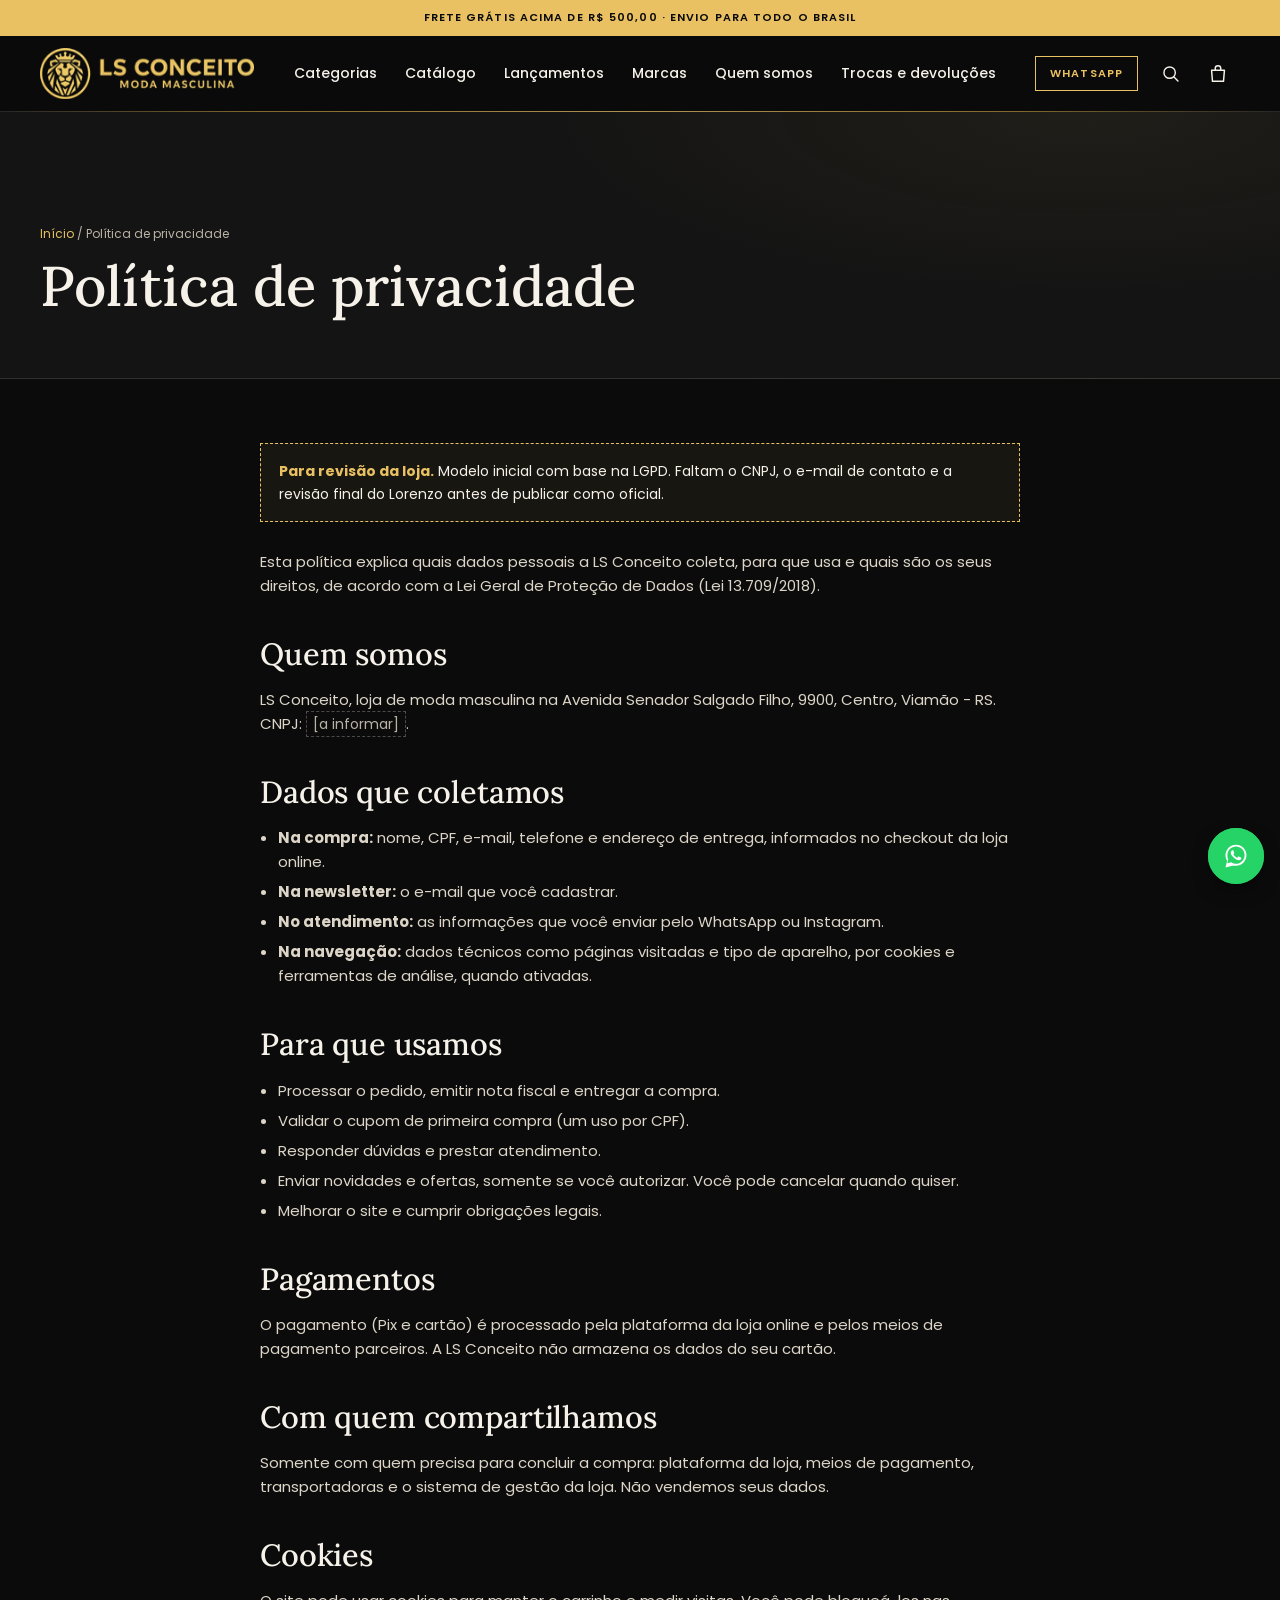
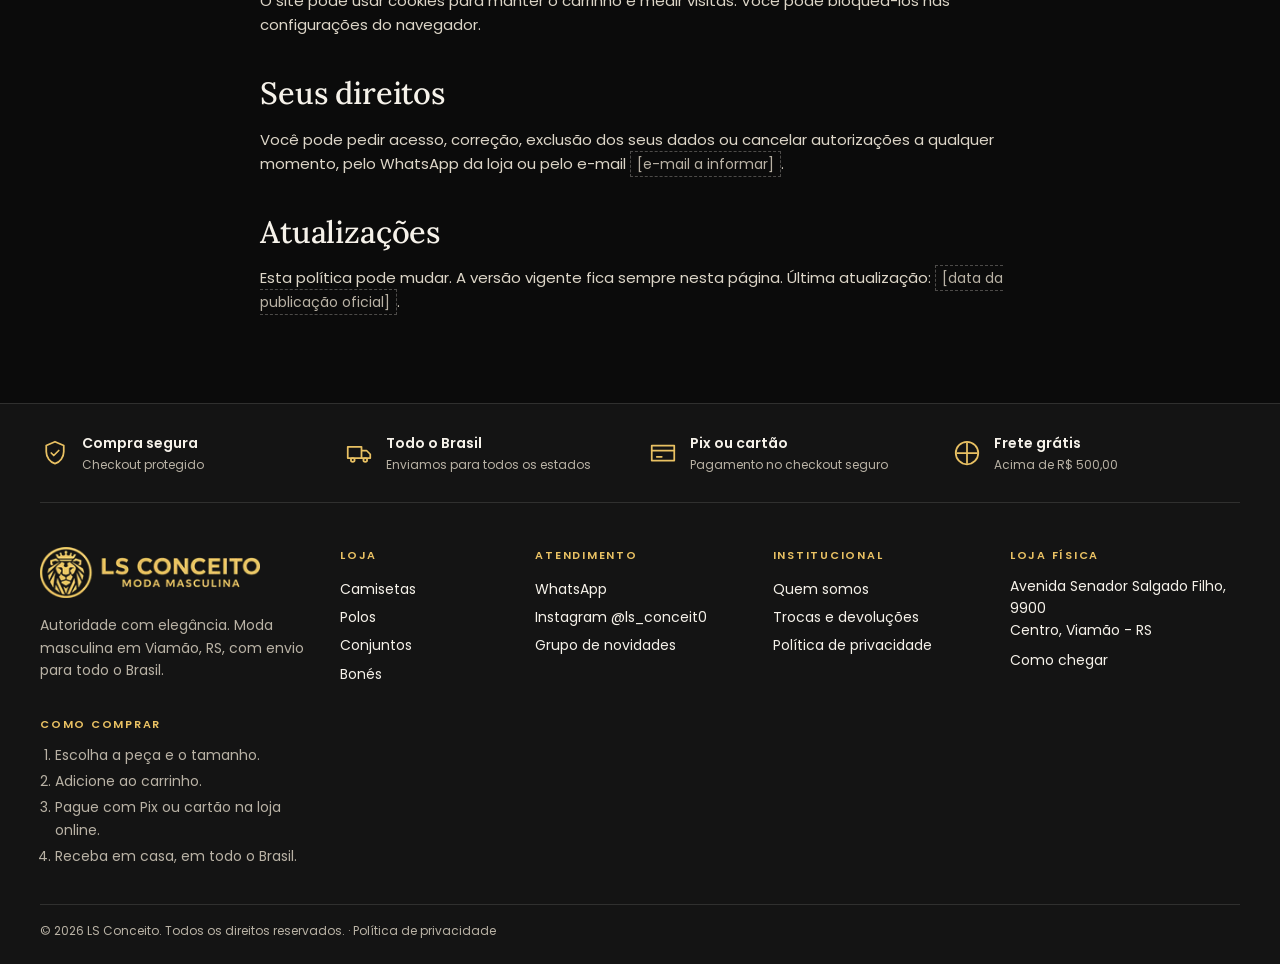
<file: politica-de-privacidade.html>
<!doctype html>
<html lang="pt-BR">
<head>
<meta charset="utf-8">
<meta name="viewport" content="width=device-width, initial-scale=1, viewport-fit=cover">
<title>Política de privacidade | LS Conceito</title>
<meta name="description" content="Como a LS Conceito trata os seus dados pessoais.">
<meta name="theme-color" content="#0B0B0B">
<link rel="icon" type="image/png" href="favicon.png">
<meta property="og:title" content="LS Conceito | Moda masculina em Viamão - RS">
<meta property="og:description" content="Polos, camisetas, conjuntos e bonés. Frete grátis acima de R$ 500 e envio para todo o Brasil.">
<meta property="og:image" content="img/og.jpg">
<link rel="preconnect" href="https://fonts.googleapis.com">
<link rel="preconnect" href="https://fonts.gstatic.com" crossorigin>
<link href="https://fonts.googleapis.com/css2?family=Poppins:wght@400;500;600;700&family=Lora:ital,wght@0,500;0,600;1,500&display=swap" rel="stylesheet">
<link rel="stylesheet" href="style.css?v=20261031b">
</head>
<body>

<div class="topbar" id="topbar" role="region" aria-label="Avisos da loja">
  <div class="topbar-msgs" id="topbarMsgs"></div>
</div>

<header class="header" id="header">
  <a href="index.html#topo" class="brand" aria-label="LS Conceito, moda masculina: página inicial"><img class="brand-logo" src="img/logo-h-112.webp" srcset="img/logo-h-56.webp 240w, img/logo-h-112.webp 479w, img/logo-h-168.webp 719w" sizes="(max-width: 620px) 172px, 214px" width="240" height="56" alt="LS Conceito, moda masculina"></a>
  <nav class="nav" id="nav" aria-label="Principal">
    <div class="nav-item" style="--n:0">
      <a href="index.html#catalogo" class="nav-toggle" aria-haspopup="true">Categorias</a>
      <div class="submenu">
        <a href="index.html#catalogo">Todas as peças</a>
        <a href="index.html?cat=camisetas#catalogo">Camisetas</a>
        <a href="index.html?cat=polos#catalogo">Polos</a>
        <a href="index.html?cat=conjuntos#catalogo">Conjuntos</a>
        <a href="index.html?cat=bones#catalogo">Bonés</a>
      </div>
    </div>
    <a href="index.html#catalogo" style="--n:1">Catálogo</a>
    <a href="index.html#lancamentos" style="--n:2">Lançamentos</a>
    <a href="index.html#marcas" style="--n:3">Marcas</a>
    <a href="quem-somos.html" style="--n:4">Quem somos</a>
    <a href="troca-e-devolucao.html" style="--n:5">Trocas e devoluções</a>
  </nav>
  <div class="head-actions">
    <a href="#" class="btn btn-line btn-sm head-whats js-whats">WhatsApp</a>
    <button class="icon-btn" id="searchBtn" type="button" aria-label="Buscar peças" onclick="location.href='index.html#catalogo'">
      <svg viewBox="0 0 24 24" width="21" height="21" fill="none" stroke="currentColor" stroke-width="1.6" stroke-linecap="round" aria-hidden="true"><circle cx="11" cy="11" r="6.5"/><path d="m16 16 4.5 4.5"/></svg>
    </button>
    <button class="icon-btn cart-btn" id="cartBtn" type="button" onclick="location.href='index.html#catalogo'" aria-label="Abrir carrinho, 0 itens">
      <svg viewBox="0 0 24 24" width="22" height="22" fill="none" stroke="currentColor" stroke-width="1.6" stroke-linecap="round" stroke-linejoin="round" aria-hidden="true"><path d="M5 8h14l-1 12H6L5 8z"/><path d="M9 8V6a3 3 0 0 1 6 0v2"/></svg>
      <span class="cart-count" id="cartCount" aria-hidden="true">0</span>
    </button>
    <button class="burger" id="burger" type="button" aria-label="Abrir menu" aria-expanded="false" aria-controls="nav"><i></i><i></i></button>
  </div>
</header>

<main id="topo">
<section class="page-hero">
  <div class="wrap">
    <p class="breadcrumb"><a href="index.html">Início</a> / Política de privacidade</p>
    <h1>Política de privacidade</h1>
  </div>
</section>
<div class="wrap prose">
  <div class="pending"><b>Para revisão da loja.</b> Modelo inicial com base na LGPD. Faltam o CNPJ, o e-mail de contato e a revisão final do Lorenzo antes de publicar como oficial.</div>
  <p>Esta política explica quais dados pessoais a LS Conceito coleta, para que usa e quais são os seus direitos, de acordo com a Lei Geral de Proteção de Dados (Lei 13.709/2018).</p>
  <h2>Quem somos</h2>
  <p>LS Conceito, loja de moda masculina na Avenida Senador Salgado Filho, 9900, Centro, Viamão - RS. CNPJ: <span class="slot" style="display:inline;padding:2px 6px">[a informar]</span>.</p>
  <h2>Dados que coletamos</h2>
  <ul>
    <li><b>Na compra:</b> nome, CPF, e-mail, telefone e endereço de entrega, informados no checkout da loja online.</li>
    <li><b>Na newsletter:</b> o e-mail que você cadastrar.</li>
    <li><b>No atendimento:</b> as informações que você enviar pelo WhatsApp ou Instagram.</li>
    <li><b>Na navegação:</b> dados técnicos como páginas visitadas e tipo de aparelho, por cookies e ferramentas de análise, quando ativadas.</li>
  </ul>
  <h2>Para que usamos</h2>
  <ul>
    <li>Processar o pedido, emitir nota fiscal e entregar a compra.</li>
    <li>Validar o cupom de primeira compra (um uso por CPF).</li>
    <li>Responder dúvidas e prestar atendimento.</li>
    <li>Enviar novidades e ofertas, somente se você autorizar. Você pode cancelar quando quiser.</li>
    <li>Melhorar o site e cumprir obrigações legais.</li>
  </ul>
  <h2>Pagamentos</h2>
  <p>O pagamento (Pix e cartão) é processado pela plataforma da loja online e pelos meios de pagamento parceiros. A LS Conceito não armazena os dados do seu cartão.</p>
  <h2>Com quem compartilhamos</h2>
  <p>Somente com quem precisa para concluir a compra: plataforma da loja, meios de pagamento, transportadoras e o sistema de gestão da loja. Não vendemos seus dados.</p>
  <h2>Cookies</h2>
  <p>O site pode usar cookies para manter o carrinho e medir visitas. Você pode bloqueá-los nas configurações do navegador.</p>
  <h2>Seus direitos</h2>
  <p>Você pode pedir acesso, correção, exclusão dos seus dados ou cancelar autorizações a qualquer momento, pelo WhatsApp da loja ou pelo e-mail <span class="slot" style="display:inline;padding:2px 6px">[e-mail a informar]</span>.</p>
  <h2>Atualizações</h2>
  <p>Esta política pode mudar. A versão vigente fica sempre nesta página. Última atualização: <span class="slot" style="display:inline;padding:2px 6px">[data da publicação oficial]</span>.</p>
</div>
</main>

<footer class="footer">
  <ul class="seals wrap rv" aria-label="Vantagens">
    <li><svg viewBox="0 0 24 24" aria-hidden="true"><path d="M12 3 5 6v5c0 4.4 3 8.3 7 9.5 4-1.2 7-5.1 7-9.5V6l-7-3z"/><path d="m9 12 2 2 4-4"/></svg><span><b>Compra segura</b>Checkout protegido</span></li>
    <li><svg viewBox="0 0 24 24" aria-hidden="true"><path d="M3 7h11v9H3zM14 10h4l3 3v3h-7z"/><circle cx="7" cy="17.5" r="1.5"/><circle cx="17" cy="17.5" r="1.5"/></svg><span><b>Todo o Brasil</b>Enviamos para todos os estados</span></li>
    <li><svg viewBox="0 0 24 24" aria-hidden="true"><rect x="3" y="6" width="18" height="12"/><path d="M3 10h18M7 15h4"/></svg><span><b>Pix ou cartão</b>Pagamento no checkout seguro</span></li>
    <li><svg viewBox="0 0 24 24" aria-hidden="true"><path d="M4 12h16M12 4v16"/><circle cx="12" cy="12" r="9"/></svg><span><b>Frete grátis</b>Acima de R$ 500,00</span></li>
  </ul>
  <div class="wrap footer-in">
    <div class="foot-brand">
      <img class="foot-logo" src="img/logo-h-112.webp" srcset="img/logo-h-56.webp 240w, img/logo-h-112.webp 479w, img/logo-h-168.webp 719w" sizes="220px" width="240" height="56" alt="LS Conceito, moda masculina" loading="lazy">
      <p class="muted">Autoridade com elegância. Moda masculina em Viamão, RS, com envio para todo o Brasil.</p>
    </div>
    <div>
      <p class="foot-label">Loja</p>
      <a href="index.html?cat=camisetas#catalogo">Camisetas</a>
      <a href="index.html?cat=polos#catalogo">Polos</a>
      <a href="index.html?cat=conjuntos#catalogo">Conjuntos</a>
      <a href="index.html?cat=bones#catalogo">Bonés</a>
    </div>
    <div>
      <p class="foot-label">Atendimento</p>
      <a href="#" class="js-whats">WhatsApp</a>
      <a href="https://www.instagram.com/ls_conceit0/" target="_blank" rel="noopener">Instagram @ls_conceit0</a>
      <a href="#" data-grupo>Grupo de novidades</a>
    </div>
    <div>
      <p class="foot-label">Institucional</p>
      <a href="quem-somos.html">Quem somos</a>
      <a href="troca-e-devolucao.html">Trocas e devoluções</a>
      <a href="politica-de-privacidade.html">Política de privacidade</a>
    </div>
    <div>
      <p class="foot-label">Loja física</p>
      <p class="store-address">Avenida Senador Salgado Filho, 9900<br>Centro, Viamão - RS</p>
      <a href="https://www.google.com/maps/search/?api=1&query=Avenida+Senador+Salgado+Filho+9900+Centro+Viam%C3%A3o+RS" target="_blank" rel="noopener">Como chegar</a>
    </div>
    <div id="como-comprar">
      <p class="foot-label">Como comprar</p>
      <ol class="buy-steps">
        <li>Escolha a peça e o tamanho.</li>
        <li>Adicione ao carrinho.</li>
        <li>Pague com Pix ou cartão na loja online.</li>
        <li>Receba em casa, em todo o Brasil.</li>
      </ol>
    </div>
  </div>
  <div class="wrap copy">© <span id="year"></span> LS Conceito. Todos os direitos reservados. · <a href="politica-de-privacidade.html">Política de privacidade</a></div>
</footer>

<a href="#" class="float-whats js-whats" aria-label="Chamar no WhatsApp">
  <svg viewBox="0 0 32 32" width="28" height="28" fill="currentColor" aria-hidden="true"><path d="M16.003 3C9.373 3 4 8.373 4 15c0 2.385.697 4.607 1.894 6.48L4 29l7.72-1.86A11.94 11.94 0 0 0 16.003 27C22.63 27 28 21.627 28 15S22.63 3 16.003 3zm0 21.8a9.77 9.77 0 0 1-5.05-1.4l-.36-.22-4.58 1.1 1.14-4.46-.24-.38A9.75 9.75 0 0 1 6.2 15c0-5.42 4.4-9.8 9.8-9.8 5.4 0 9.8 4.38 9.8 9.8s-4.4 9.8-9.8 9.8zm5.37-7.34c-.3-.15-1.74-.86-2-.96-.27-.1-.47-.15-.66.15-.2.3-.76.96-.93 1.16-.17.2-.34.22-.64.07-.3-.15-1.25-.46-2.38-1.47-.88-.78-1.47-1.75-1.64-2.05-.17-.3-.02-.46.13-.6.13-.13.3-.34.44-.5.15-.17.2-.3.3-.5.1-.2.05-.37-.02-.52-.08-.15-.66-1.6-.9-2.18-.24-.57-.48-.5-.66-.5h-.56c-.2 0-.52.07-.8.37-.27.3-1.04 1.02-1.04 2.48s1.07 2.88 1.22 3.08c.15.2 2.1 3.2 5.08 4.49.71.3 1.26.49 1.7.63.71.22 1.36.19 1.87.12.57-.08 1.74-.71 1.98-1.4.25-.7.25-1.28.17-1.4-.07-.13-.27-.2-.57-.35z"/></svg>
</a>

<div class="toast" id="toast" role="status"></div>

<script src="config.js?v=20261029a"></script>
<script src="page.js?v=20261031b"></script>
</body>
</html>
</file>
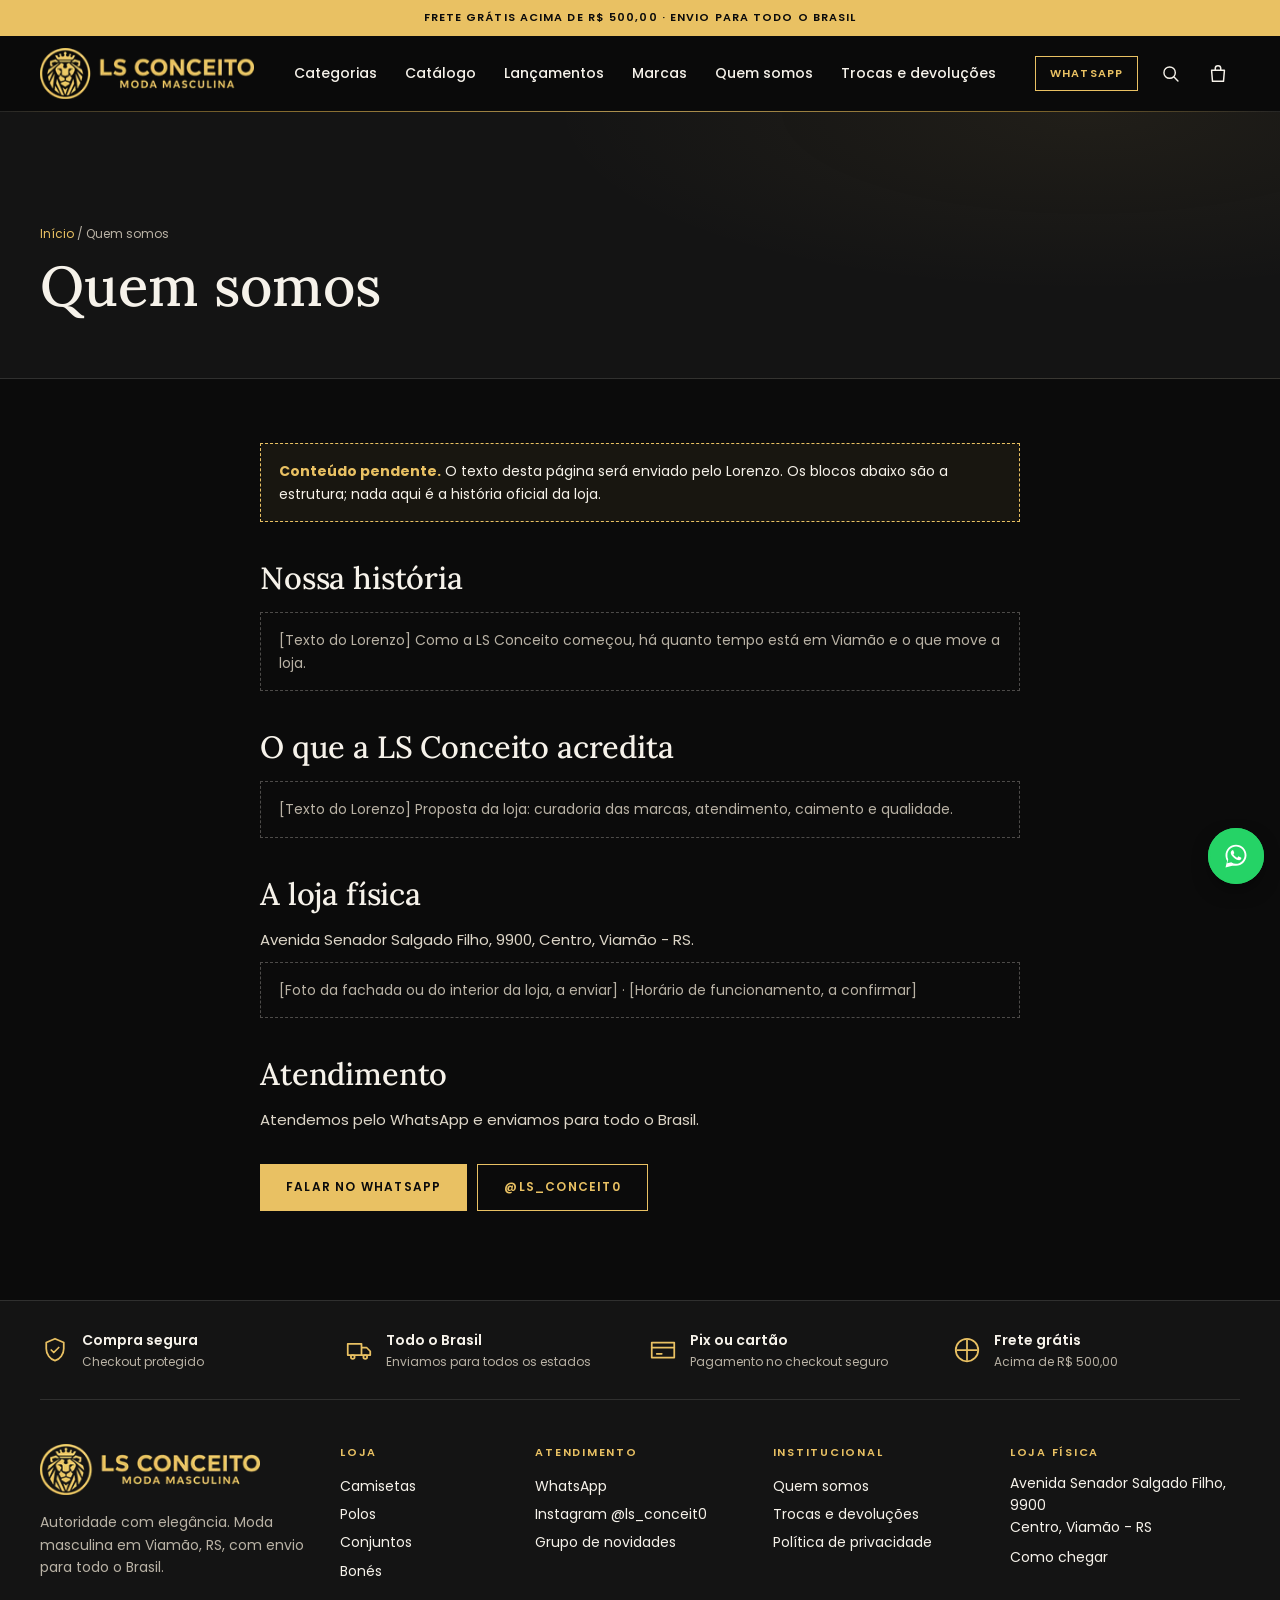
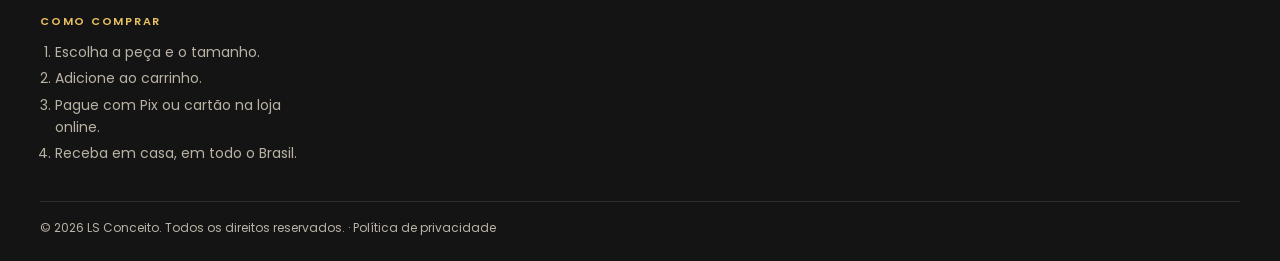
<file: quem-somos.html>
<!doctype html>
<html lang="pt-BR">
<head>
<meta charset="utf-8">
<meta name="viewport" content="width=device-width, initial-scale=1, viewport-fit=cover">
<title>Quem somos | LS Conceito</title>
<meta name="description" content="A história da LS Conceito, loja de moda masculina em Viamão, RS.">
<meta name="theme-color" content="#0B0B0B">
<link rel="icon" type="image/png" href="favicon.png">
<meta property="og:title" content="LS Conceito | Moda masculina em Viamão - RS">
<meta property="og:description" content="Polos, camisetas, conjuntos e bonés. Frete grátis acima de R$ 500 e envio para todo o Brasil.">
<meta property="og:image" content="img/og.jpg">
<link rel="preconnect" href="https://fonts.googleapis.com">
<link rel="preconnect" href="https://fonts.gstatic.com" crossorigin>
<link href="https://fonts.googleapis.com/css2?family=Poppins:wght@400;500;600;700&family=Lora:ital,wght@0,500;0,600;1,500&display=swap" rel="stylesheet">
<link rel="stylesheet" href="style.css?v=20261031b">
</head>
<body>

<div class="topbar" id="topbar" role="region" aria-label="Avisos da loja">
  <div class="topbar-msgs" id="topbarMsgs"></div>
</div>

<header class="header" id="header">
  <a href="index.html#topo" class="brand" aria-label="LS Conceito, moda masculina: página inicial"><img class="brand-logo" src="img/logo-h-112.webp" srcset="img/logo-h-56.webp 240w, img/logo-h-112.webp 479w, img/logo-h-168.webp 719w" sizes="(max-width: 620px) 172px, 214px" width="240" height="56" alt="LS Conceito, moda masculina"></a>
  <nav class="nav" id="nav" aria-label="Principal">
    <div class="nav-item" style="--n:0">
      <a href="index.html#catalogo" class="nav-toggle" aria-haspopup="true">Categorias</a>
      <div class="submenu">
        <a href="index.html#catalogo">Todas as peças</a>
        <a href="index.html?cat=camisetas#catalogo">Camisetas</a>
        <a href="index.html?cat=polos#catalogo">Polos</a>
        <a href="index.html?cat=conjuntos#catalogo">Conjuntos</a>
        <a href="index.html?cat=bones#catalogo">Bonés</a>
      </div>
    </div>
    <a href="index.html#catalogo" style="--n:1">Catálogo</a>
    <a href="index.html#lancamentos" style="--n:2">Lançamentos</a>
    <a href="index.html#marcas" style="--n:3">Marcas</a>
    <a href="quem-somos.html" style="--n:4">Quem somos</a>
    <a href="troca-e-devolucao.html" style="--n:5">Trocas e devoluções</a>
  </nav>
  <div class="head-actions">
    <a href="#" class="btn btn-line btn-sm head-whats js-whats">WhatsApp</a>
    <button class="icon-btn" id="searchBtn" type="button" aria-label="Buscar peças" onclick="location.href='index.html#catalogo'">
      <svg viewBox="0 0 24 24" width="21" height="21" fill="none" stroke="currentColor" stroke-width="1.6" stroke-linecap="round" aria-hidden="true"><circle cx="11" cy="11" r="6.5"/><path d="m16 16 4.5 4.5"/></svg>
    </button>
    <button class="icon-btn cart-btn" id="cartBtn" type="button" onclick="location.href='index.html#catalogo'" aria-label="Abrir carrinho, 0 itens">
      <svg viewBox="0 0 24 24" width="22" height="22" fill="none" stroke="currentColor" stroke-width="1.6" stroke-linecap="round" stroke-linejoin="round" aria-hidden="true"><path d="M5 8h14l-1 12H6L5 8z"/><path d="M9 8V6a3 3 0 0 1 6 0v2"/></svg>
      <span class="cart-count" id="cartCount" aria-hidden="true">0</span>
    </button>
    <button class="burger" id="burger" type="button" aria-label="Abrir menu" aria-expanded="false" aria-controls="nav"><i></i><i></i></button>
  </div>
</header>

<main id="topo">
<section class="page-hero">
  <div class="wrap">
    <p class="breadcrumb"><a href="index.html">Início</a> / Quem somos</p>
    <h1>Quem somos</h1>
  </div>
</section>
<div class="wrap prose">
  <div class="pending"><b>Conteúdo pendente.</b> O texto desta página será enviado pelo Lorenzo. Os blocos abaixo são a estrutura; nada aqui é a história oficial da loja.</div>
  <h2>Nossa história</h2>
  <div class="slot">[Texto do Lorenzo] Como a LS Conceito começou, há quanto tempo está em Viamão e o que move a loja.</div>
  <h2>O que a LS Conceito acredita</h2>
  <div class="slot">[Texto do Lorenzo] Proposta da loja: curadoria das marcas, atendimento, caimento e qualidade.</div>
  <h2>A loja física</h2>
  <p>Avenida Senador Salgado Filho, 9900, Centro, Viamão - RS.</p>
  <div class="slot">[Foto da fachada ou do interior da loja, a enviar] · [Horário de funcionamento, a confirmar]</div>
  <h2>Atendimento</h2>
  <p>Atendemos pelo WhatsApp e enviamos para todo o Brasil.</p>
  <div class="page-cta"><a href="#" class="btn btn-gold js-whats">Falar no WhatsApp</a><a href="https://www.instagram.com/ls_conceit0/" class="btn btn-line" target="_blank" rel="noopener">@ls_conceit0</a></div>
</div>
</main>

<footer class="footer">
  <ul class="seals wrap rv" aria-label="Vantagens">
    <li><svg viewBox="0 0 24 24" aria-hidden="true"><path d="M12 3 5 6v5c0 4.4 3 8.3 7 9.5 4-1.2 7-5.1 7-9.5V6l-7-3z"/><path d="m9 12 2 2 4-4"/></svg><span><b>Compra segura</b>Checkout protegido</span></li>
    <li><svg viewBox="0 0 24 24" aria-hidden="true"><path d="M3 7h11v9H3zM14 10h4l3 3v3h-7z"/><circle cx="7" cy="17.5" r="1.5"/><circle cx="17" cy="17.5" r="1.5"/></svg><span><b>Todo o Brasil</b>Enviamos para todos os estados</span></li>
    <li><svg viewBox="0 0 24 24" aria-hidden="true"><rect x="3" y="6" width="18" height="12"/><path d="M3 10h18M7 15h4"/></svg><span><b>Pix ou cartão</b>Pagamento no checkout seguro</span></li>
    <li><svg viewBox="0 0 24 24" aria-hidden="true"><path d="M4 12h16M12 4v16"/><circle cx="12" cy="12" r="9"/></svg><span><b>Frete grátis</b>Acima de R$ 500,00</span></li>
  </ul>
  <div class="wrap footer-in">
    <div class="foot-brand">
      <img class="foot-logo" src="img/logo-h-112.webp" srcset="img/logo-h-56.webp 240w, img/logo-h-112.webp 479w, img/logo-h-168.webp 719w" sizes="220px" width="240" height="56" alt="LS Conceito, moda masculina" loading="lazy">
      <p class="muted">Autoridade com elegância. Moda masculina em Viamão, RS, com envio para todo o Brasil.</p>
    </div>
    <div>
      <p class="foot-label">Loja</p>
      <a href="index.html?cat=camisetas#catalogo">Camisetas</a>
      <a href="index.html?cat=polos#catalogo">Polos</a>
      <a href="index.html?cat=conjuntos#catalogo">Conjuntos</a>
      <a href="index.html?cat=bones#catalogo">Bonés</a>
    </div>
    <div>
      <p class="foot-label">Atendimento</p>
      <a href="#" class="js-whats">WhatsApp</a>
      <a href="https://www.instagram.com/ls_conceit0/" target="_blank" rel="noopener">Instagram @ls_conceit0</a>
      <a href="#" data-grupo>Grupo de novidades</a>
    </div>
    <div>
      <p class="foot-label">Institucional</p>
      <a href="quem-somos.html">Quem somos</a>
      <a href="troca-e-devolucao.html">Trocas e devoluções</a>
      <a href="politica-de-privacidade.html">Política de privacidade</a>
    </div>
    <div>
      <p class="foot-label">Loja física</p>
      <p class="store-address">Avenida Senador Salgado Filho, 9900<br>Centro, Viamão - RS</p>
      <a href="https://www.google.com/maps/search/?api=1&query=Avenida+Senador+Salgado+Filho+9900+Centro+Viam%C3%A3o+RS" target="_blank" rel="noopener">Como chegar</a>
    </div>
    <div id="como-comprar">
      <p class="foot-label">Como comprar</p>
      <ol class="buy-steps">
        <li>Escolha a peça e o tamanho.</li>
        <li>Adicione ao carrinho.</li>
        <li>Pague com Pix ou cartão na loja online.</li>
        <li>Receba em casa, em todo o Brasil.</li>
      </ol>
    </div>
  </div>
  <div class="wrap copy">© <span id="year"></span> LS Conceito. Todos os direitos reservados. · <a href="politica-de-privacidade.html">Política de privacidade</a></div>
</footer>

<a href="#" class="float-whats js-whats" aria-label="Chamar no WhatsApp">
  <svg viewBox="0 0 32 32" width="28" height="28" fill="currentColor" aria-hidden="true"><path d="M16.003 3C9.373 3 4 8.373 4 15c0 2.385.697 4.607 1.894 6.48L4 29l7.72-1.86A11.94 11.94 0 0 0 16.003 27C22.63 27 28 21.627 28 15S22.63 3 16.003 3zm0 21.8a9.77 9.77 0 0 1-5.05-1.4l-.36-.22-4.58 1.1 1.14-4.46-.24-.38A9.75 9.75 0 0 1 6.2 15c0-5.42 4.4-9.8 9.8-9.8 5.4 0 9.8 4.38 9.8 9.8s-4.4 9.8-9.8 9.8zm5.37-7.34c-.3-.15-1.74-.86-2-.96-.27-.1-.47-.15-.66.15-.2.3-.76.96-.93 1.16-.17.2-.34.22-.64.07-.3-.15-1.25-.46-2.38-1.47-.88-.78-1.47-1.75-1.64-2.05-.17-.3-.02-.46.13-.6.13-.13.3-.34.44-.5.15-.17.2-.3.3-.5.1-.2.05-.37-.02-.52-.08-.15-.66-1.6-.9-2.18-.24-.57-.48-.5-.66-.5h-.56c-.2 0-.52.07-.8.37-.27.3-1.04 1.02-1.04 2.48s1.07 2.88 1.22 3.08c.15.2 2.1 3.2 5.08 4.49.71.3 1.26.49 1.7.63.71.22 1.36.19 1.87.12.57-.08 1.74-.71 1.98-1.4.25-.7.25-1.28.17-1.4-.07-.13-.27-.2-.57-.35z"/></svg>
</a>

<div class="toast" id="toast" role="status"></div>

<script src="config.js?v=20261029a"></script>
<script src="page.js?v=20261031b"></script>
</body>
</html>
</file>
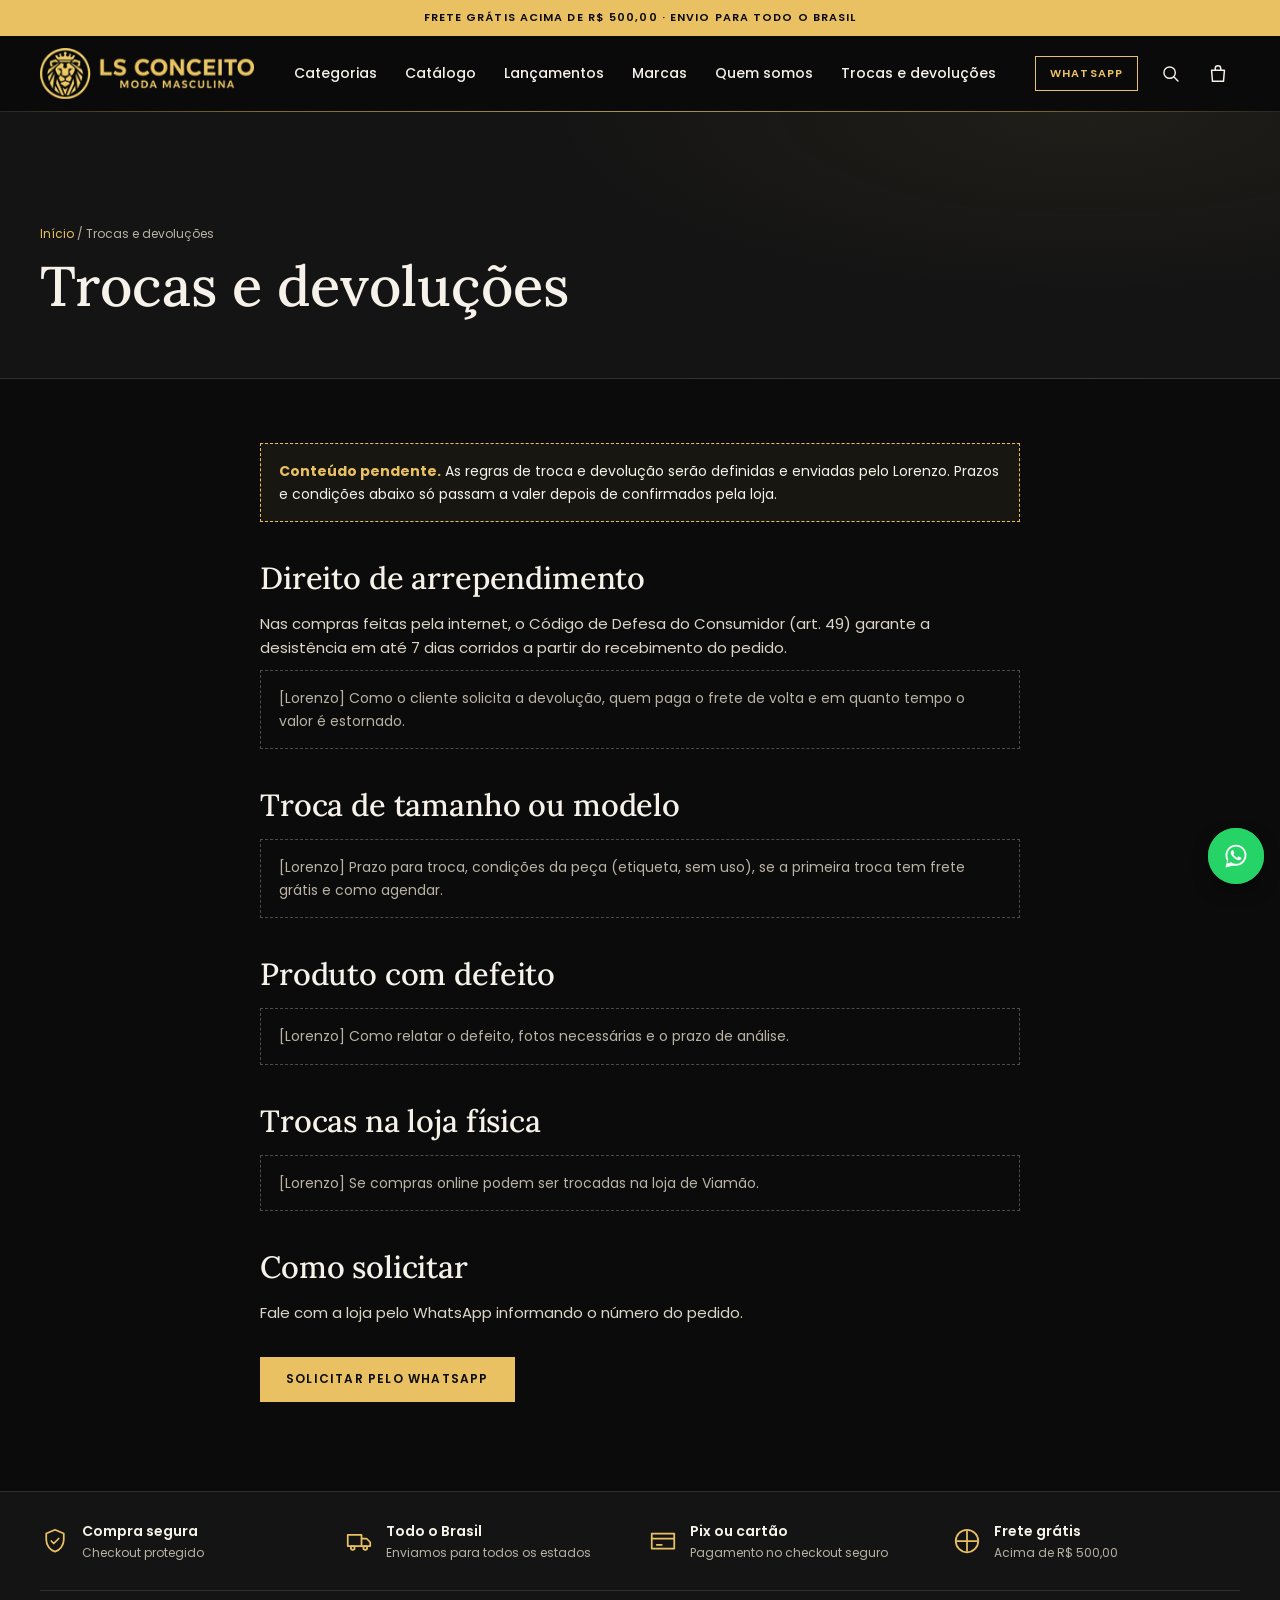
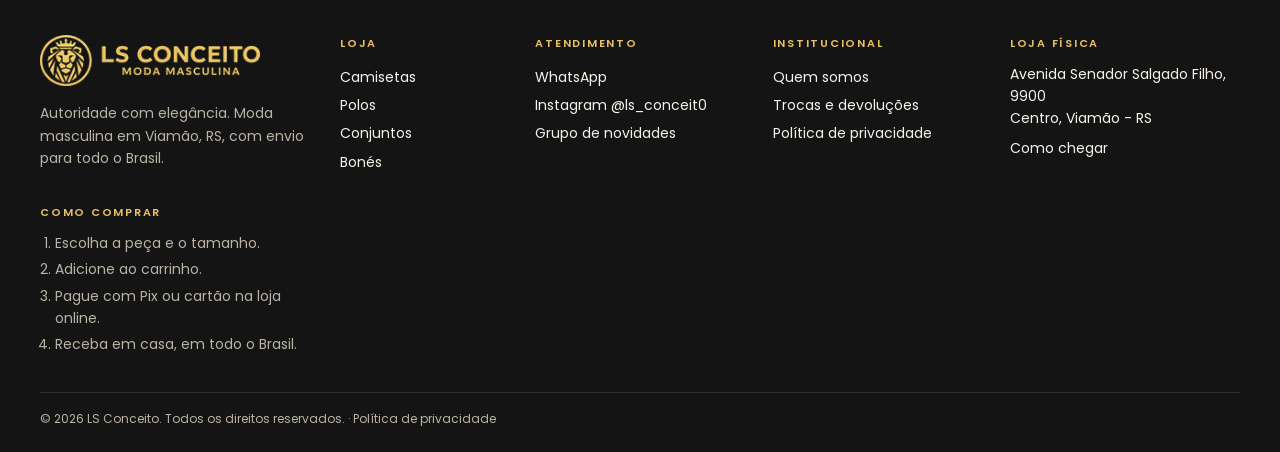
<file: troca-e-devolucao.html>
<!doctype html>
<html lang="pt-BR">
<head>
<meta charset="utf-8">
<meta name="viewport" content="width=device-width, initial-scale=1, viewport-fit=cover">
<title>Trocas e devoluções | LS Conceito</title>
<meta name="description" content="Como funcionam as trocas e devoluções na LS Conceito.">
<meta name="theme-color" content="#0B0B0B">
<link rel="icon" type="image/png" href="favicon.png">
<meta property="og:title" content="LS Conceito | Moda masculina em Viamão - RS">
<meta property="og:description" content="Polos, camisetas, conjuntos e bonés. Frete grátis acima de R$ 500 e envio para todo o Brasil.">
<meta property="og:image" content="img/og.jpg">
<link rel="preconnect" href="https://fonts.googleapis.com">
<link rel="preconnect" href="https://fonts.gstatic.com" crossorigin>
<link href="https://fonts.googleapis.com/css2?family=Poppins:wght@400;500;600;700&family=Lora:ital,wght@0,500;0,600;1,500&display=swap" rel="stylesheet">
<link rel="stylesheet" href="style.css?v=20261031b">
</head>
<body>

<div class="topbar" id="topbar" role="region" aria-label="Avisos da loja">
  <div class="topbar-msgs" id="topbarMsgs"></div>
</div>

<header class="header" id="header">
  <a href="index.html#topo" class="brand" aria-label="LS Conceito, moda masculina: página inicial"><img class="brand-logo" src="img/logo-h-112.webp" srcset="img/logo-h-56.webp 240w, img/logo-h-112.webp 479w, img/logo-h-168.webp 719w" sizes="(max-width: 620px) 172px, 214px" width="240" height="56" alt="LS Conceito, moda masculina"></a>
  <nav class="nav" id="nav" aria-label="Principal">
    <div class="nav-item" style="--n:0">
      <a href="index.html#catalogo" class="nav-toggle" aria-haspopup="true">Categorias</a>
      <div class="submenu">
        <a href="index.html#catalogo">Todas as peças</a>
        <a href="index.html?cat=camisetas#catalogo">Camisetas</a>
        <a href="index.html?cat=polos#catalogo">Polos</a>
        <a href="index.html?cat=conjuntos#catalogo">Conjuntos</a>
        <a href="index.html?cat=bones#catalogo">Bonés</a>
      </div>
    </div>
    <a href="index.html#catalogo" style="--n:1">Catálogo</a>
    <a href="index.html#lancamentos" style="--n:2">Lançamentos</a>
    <a href="index.html#marcas" style="--n:3">Marcas</a>
    <a href="quem-somos.html" style="--n:4">Quem somos</a>
    <a href="troca-e-devolucao.html" style="--n:5">Trocas e devoluções</a>
  </nav>
  <div class="head-actions">
    <a href="#" class="btn btn-line btn-sm head-whats js-whats">WhatsApp</a>
    <button class="icon-btn" id="searchBtn" type="button" aria-label="Buscar peças" onclick="location.href='index.html#catalogo'">
      <svg viewBox="0 0 24 24" width="21" height="21" fill="none" stroke="currentColor" stroke-width="1.6" stroke-linecap="round" aria-hidden="true"><circle cx="11" cy="11" r="6.5"/><path d="m16 16 4.5 4.5"/></svg>
    </button>
    <button class="icon-btn cart-btn" id="cartBtn" type="button" onclick="location.href='index.html#catalogo'" aria-label="Abrir carrinho, 0 itens">
      <svg viewBox="0 0 24 24" width="22" height="22" fill="none" stroke="currentColor" stroke-width="1.6" stroke-linecap="round" stroke-linejoin="round" aria-hidden="true"><path d="M5 8h14l-1 12H6L5 8z"/><path d="M9 8V6a3 3 0 0 1 6 0v2"/></svg>
      <span class="cart-count" id="cartCount" aria-hidden="true">0</span>
    </button>
    <button class="burger" id="burger" type="button" aria-label="Abrir menu" aria-expanded="false" aria-controls="nav"><i></i><i></i></button>
  </div>
</header>

<main id="topo">
<section class="page-hero">
  <div class="wrap">
    <p class="breadcrumb"><a href="index.html">Início</a> / Trocas e devoluções</p>
    <h1>Trocas e devoluções</h1>
  </div>
</section>
<div class="wrap prose">
  <div class="pending"><b>Conteúdo pendente.</b> As regras de troca e devolução serão definidas e enviadas pelo Lorenzo. Prazos e condições abaixo só passam a valer depois de confirmados pela loja.</div>
  <h2>Direito de arrependimento</h2>
  <p>Nas compras feitas pela internet, o Código de Defesa do Consumidor (art. 49) garante a desistência em até 7 dias corridos a partir do recebimento do pedido.</p>
  <div class="slot">[Lorenzo] Como o cliente solicita a devolução, quem paga o frete de volta e em quanto tempo o valor é estornado.</div>
  <h2>Troca de tamanho ou modelo</h2>
  <div class="slot">[Lorenzo] Prazo para troca, condições da peça (etiqueta, sem uso), se a primeira troca tem frete grátis e como agendar.</div>
  <h2>Produto com defeito</h2>
  <div class="slot">[Lorenzo] Como relatar o defeito, fotos necessárias e o prazo de análise.</div>
  <h2>Trocas na loja física</h2>
  <div class="slot">[Lorenzo] Se compras online podem ser trocadas na loja de Viamão.</div>
  <h2>Como solicitar</h2>
  <p>Fale com a loja pelo WhatsApp informando o número do pedido.</p>
  <div class="page-cta"><a href="#" class="btn btn-gold js-whats">Solicitar pelo WhatsApp</a></div>
</div>
</main>

<footer class="footer">
  <ul class="seals wrap rv" aria-label="Vantagens">
    <li><svg viewBox="0 0 24 24" aria-hidden="true"><path d="M12 3 5 6v5c0 4.4 3 8.3 7 9.5 4-1.2 7-5.1 7-9.5V6l-7-3z"/><path d="m9 12 2 2 4-4"/></svg><span><b>Compra segura</b>Checkout protegido</span></li>
    <li><svg viewBox="0 0 24 24" aria-hidden="true"><path d="M3 7h11v9H3zM14 10h4l3 3v3h-7z"/><circle cx="7" cy="17.5" r="1.5"/><circle cx="17" cy="17.5" r="1.5"/></svg><span><b>Todo o Brasil</b>Enviamos para todos os estados</span></li>
    <li><svg viewBox="0 0 24 24" aria-hidden="true"><rect x="3" y="6" width="18" height="12"/><path d="M3 10h18M7 15h4"/></svg><span><b>Pix ou cartão</b>Pagamento no checkout seguro</span></li>
    <li><svg viewBox="0 0 24 24" aria-hidden="true"><path d="M4 12h16M12 4v16"/><circle cx="12" cy="12" r="9"/></svg><span><b>Frete grátis</b>Acima de R$ 500,00</span></li>
  </ul>
  <div class="wrap footer-in">
    <div class="foot-brand">
      <img class="foot-logo" src="img/logo-h-112.webp" srcset="img/logo-h-56.webp 240w, img/logo-h-112.webp 479w, img/logo-h-168.webp 719w" sizes="220px" width="240" height="56" alt="LS Conceito, moda masculina" loading="lazy">
      <p class="muted">Autoridade com elegância. Moda masculina em Viamão, RS, com envio para todo o Brasil.</p>
    </div>
    <div>
      <p class="foot-label">Loja</p>
      <a href="index.html?cat=camisetas#catalogo">Camisetas</a>
      <a href="index.html?cat=polos#catalogo">Polos</a>
      <a href="index.html?cat=conjuntos#catalogo">Conjuntos</a>
      <a href="index.html?cat=bones#catalogo">Bonés</a>
    </div>
    <div>
      <p class="foot-label">Atendimento</p>
      <a href="#" class="js-whats">WhatsApp</a>
      <a href="https://www.instagram.com/ls_conceit0/" target="_blank" rel="noopener">Instagram @ls_conceit0</a>
      <a href="#" data-grupo>Grupo de novidades</a>
    </div>
    <div>
      <p class="foot-label">Institucional</p>
      <a href="quem-somos.html">Quem somos</a>
      <a href="troca-e-devolucao.html">Trocas e devoluções</a>
      <a href="politica-de-privacidade.html">Política de privacidade</a>
    </div>
    <div>
      <p class="foot-label">Loja física</p>
      <p class="store-address">Avenida Senador Salgado Filho, 9900<br>Centro, Viamão - RS</p>
      <a href="https://www.google.com/maps/search/?api=1&query=Avenida+Senador+Salgado+Filho+9900+Centro+Viam%C3%A3o+RS" target="_blank" rel="noopener">Como chegar</a>
    </div>
    <div id="como-comprar">
      <p class="foot-label">Como comprar</p>
      <ol class="buy-steps">
        <li>Escolha a peça e o tamanho.</li>
        <li>Adicione ao carrinho.</li>
        <li>Pague com Pix ou cartão na loja online.</li>
        <li>Receba em casa, em todo o Brasil.</li>
      </ol>
    </div>
  </div>
  <div class="wrap copy">© <span id="year"></span> LS Conceito. Todos os direitos reservados. · <a href="politica-de-privacidade.html">Política de privacidade</a></div>
</footer>

<a href="#" class="float-whats js-whats" aria-label="Chamar no WhatsApp">
  <svg viewBox="0 0 32 32" width="28" height="28" fill="currentColor" aria-hidden="true"><path d="M16.003 3C9.373 3 4 8.373 4 15c0 2.385.697 4.607 1.894 6.48L4 29l7.72-1.86A11.94 11.94 0 0 0 16.003 27C22.63 27 28 21.627 28 15S22.63 3 16.003 3zm0 21.8a9.77 9.77 0 0 1-5.05-1.4l-.36-.22-4.58 1.1 1.14-4.46-.24-.38A9.75 9.75 0 0 1 6.2 15c0-5.42 4.4-9.8 9.8-9.8 5.4 0 9.8 4.38 9.8 9.8s-4.4 9.8-9.8 9.8zm5.37-7.34c-.3-.15-1.74-.86-2-.96-.27-.1-.47-.15-.66.15-.2.3-.76.96-.93 1.16-.17.2-.34.22-.64.07-.3-.15-1.25-.46-2.38-1.47-.88-.78-1.47-1.75-1.64-2.05-.17-.3-.02-.46.13-.6.13-.13.3-.34.44-.5.15-.17.2-.3.3-.5.1-.2.05-.37-.02-.52-.08-.15-.66-1.6-.9-2.18-.24-.57-.48-.5-.66-.5h-.56c-.2 0-.52.07-.8.37-.27.3-1.04 1.02-1.04 2.48s1.07 2.88 1.22 3.08c.15.2 2.1 3.2 5.08 4.49.71.3 1.26.49 1.7.63.71.22 1.36.19 1.87.12.57-.08 1.74-.71 1.98-1.4.25-.7.25-1.28.17-1.4-.07-.13-.27-.2-.57-.35z"/></svg>
</a>

<div class="toast" id="toast" role="status"></div>

<script src="config.js?v=20261029a"></script>
<script src="page.js?v=20261031b"></script>
</body>
</html>
</file>
<file: style.css>
/* LS Conceito: fundo preto no site todo (pedido do dono, 27/10). Seções alternam preto e grafite;
   off-white só em texto e detalhes. Cantos retos e um botão dourado principal por dobra (BrandBook). */
:root {
  --bg: #0B0B0B;
  --alt: #141414;
  --surface: #1A1A1A;
  --card: #161616;
  --line: rgba(246, 242, 234, .12);
  --line-strong: rgba(246, 242, 234, .28);
  --text: #F6F2EA;
  --muted: #B9B2A5;
  --gold: #E9C163;
  --gold-dark: #A8832E;
  --gold-fill: #E9C163;
  --gold-fill-hover: #F1CE7C;
  --on-gold: #0B0B0B;
  --photo: #1F1F1F;
  --head: "Lora", Georgia, serif;
  --sans: "Poppins", system-ui, sans-serif;
  --fs-2xs: 0.6875rem;
  --fs-xs: 0.75rem;
  --fs-sm: 0.875rem;
  --fs-md: 0.9375rem;
  --fs-lg: 1.25rem;
  --fs-xl: clamp(1.5rem, 2.4vw, 2rem);
  --fs-2xl: clamp(2rem, 4.4vw, 3.5rem);
  --lh-heading: 1.3;
  --lh-body: 1.6;
  --lh-tight: 1.25;
  --gap: 16px;
  --pad: clamp(16px, 4vw, 40px);
  --section: clamp(48px, 7vw, 96px);
  --topbar: 36px;
  --header: 76px;
  --ease: cubic-bezier(.22, 1, .36, 1);
}

* { box-sizing: border-box; margin: 0; padding: 0; }
html { scroll-behavior: smooth; }
body {
  background: var(--bg);
  color: var(--text);
  font-family: var(--sans);
  font-size: var(--fs-md);
  line-height: var(--lh-body);
  overflow-x: hidden;
  -webkit-font-smoothing: antialiased;
}
img { display: block; max-width: 100%; }
a { color: inherit; text-decoration: none; }
button, input, select { font-family: var(--sans); color: inherit; }
button { background: none; border: 0; padding: 0; cursor: pointer; }
:focus-visible { outline: 2px solid var(--gold); outline-offset: 2px; }
.sr-only { position: absolute; width: 1px; height: 1px; overflow: hidden; clip: rect(0 0 0 0); white-space: nowrap; }
.wrap { width: min(1240px, 100% - var(--pad) * 2); margin-inline: auto; }
.muted { color: var(--muted); }
h1, h2, h3 {
  font-family: var(--head);
  font-weight: 500;
  line-height: var(--lh-heading);
  padding-bottom: .14em;
}
h2 { font-size: var(--fs-xl); letter-spacing: -.005em; }
h3 { font-size: var(--fs-lg); }
.eyebrow, .foot-label, .sizes-label {
  font-family: var(--sans);
  font-size: var(--fs-2xs);
  font-weight: 600;
  letter-spacing: .16em;
  text-transform: uppercase;
  color: var(--gold);
}
.section { padding: var(--section) 0; }
.section.alt { background: var(--alt); }
#categorias, #lancamentos, #marcas, #catalogo, #contato, #avaliacoes, #como-comprar { scroll-margin-top: calc(var(--header) + 12px); }
.sec-head { display: flex; align-items: baseline; justify-content: space-between; flex-wrap: wrap; gap: 8px 16px; margin-bottom: 24px; }
.sec-head h2 { margin: 0; }
.sec-link {
  font-size: var(--fs-xs);
  font-weight: 600;
  letter-spacing: .12em;
  text-transform: uppercase;
  color: var(--gold);
  border-bottom: 1px solid currentColor;
  padding-bottom: 2px;
}
.swipe-hint { display: none; }
.sec-note, .result-count { font-size: var(--fs-xs); color: var(--muted); }

/* entrada no scroll: só opacidade e deslocamento curto, leve em celular fraco */
.rv { opacity: 0; transform: translateY(16px); transition: opacity .6s var(--ease), transform .6s var(--ease); transition-delay: var(--d, 0ms); }
.rv.rv-in { opacity: 1; transform: none; }
.no-rv .rv { opacity: 1; transform: none; transition: none; }

/* 1. barra de anúncio: uma mensagem por vez, troca com fade */
.topbar {
  position: relative;
  height: var(--topbar);
  background: var(--gold-fill);
  color: var(--on-gold);
  font-size: var(--fs-2xs);
  font-weight: 600;
  letter-spacing: .1em;
  text-transform: uppercase;
  overflow: hidden;
}
.topbar-msgs { position: relative; height: 100%; }
.topbar-msg {
  position: absolute;
  inset: 0;
  display: flex;
  align-items: center;
  justify-content: center;
  padding: 0 12px;
  text-align: center;
  white-space: nowrap;
  opacity: 0;
  transform: translateY(8px);
  transition: opacity .5s, transform .5s var(--ease);
}
.topbar-msg.is-on { opacity: 1; transform: none; }

/* 2. header fixo junto com a barra de anúncio */
.header {
  position: sticky;
  top: 0;
  z-index: 900;
  display: flex;
  align-items: center;
  justify-content: space-between;
  gap: 20px;
  min-height: var(--header);
  padding: 10px var(--pad);
  background: rgba(11, 11, 11, .96);
  border-bottom: 1px solid var(--line);
}
/* logo oficial horizontal: leão + LS CONCEITO + MODA MASCULINA (a mesma das artes do hero) */
.brand { display: flex; align-items: center; position: relative; z-index: 2; flex: none; }
.brand-logo { display: block; flex: none; width: 214px; height: auto; aspect-ratio: 479 / 112; }
.nav { display: flex; align-items: center; gap: 28px; }
.nav > a, .nav-toggle {
  position: relative;
  font-size: var(--fs-sm);
  font-weight: 500;
  padding: 8px 0;
}
.nav > a::after, .nav-toggle::after {
  content: "";
  position: absolute;
  left: 0; right: 0; bottom: 2px;
  height: 1px;
  background: var(--gold);
  transform: scaleX(0);
  transform-origin: left;
  transition: transform .3s var(--ease);
}
.nav > a:hover::after, .nav-item:hover .nav-toggle::after { transform: scaleX(1); }
.nav-item { position: relative; }
.submenu {
  position: absolute;
  top: 100%;
  left: -16px;
  min-width: 200px;
  padding: 8px 0;
  background: var(--surface);
  border: 1px solid var(--line);
  z-index: 20;
  opacity: 0;
  visibility: hidden;
  transform: translateY(6px);
  transition: opacity .2s, transform .25s var(--ease), visibility .2s;
}
.nav-item:hover .submenu, .nav-item:focus-within .submenu { opacity: 1; visibility: visible; transform: none; }
.submenu a { display: block; padding: 9px 18px; font-size: var(--fs-sm); }
.submenu a:hover, .submenu a.is-active { color: var(--gold); }
.head-actions { position: relative; z-index: 2; display: flex; align-items: center; gap: 4px; }
.head-whats { margin-right: 6px; }
.icon-btn { position: relative; width: 44px; height: 44px; display: grid; place-items: center; transition: color .2s; }
.icon-btn:hover { color: var(--gold); }
.cart-count {
  position: absolute;
  top: 3px; right: 1px;
  min-width: 18px; height: 18px;
  padding: 0 5px;
  border-radius: 9px;
  background: var(--gold-fill);
  color: var(--on-gold);
  font-size: 10px;
  font-weight: 700;
  line-height: 18px;
  text-align: center;
  transform: scale(0);
  transition: transform .3s var(--ease);
}
.cart-count.has-items { transform: scale(1); }
.cart-count.bump { animation: bump .45s var(--ease); }
@keyframes bump { 40% { transform: scale(1.5); } }
.burger { display: none; width: 44px; height: 44px; position: relative; }
.burger i { position: absolute; left: 10px; right: 10px; height: 1.5px; background: var(--text); transition: .25s; }
.burger i:first-child { top: 17px; }
.burger i:last-child { top: 25px; }
.burger.is-open i:first-child { top: 21px; transform: rotate(45deg); }
.burger.is-open i:last-child { top: 21px; transform: rotate(-45deg); }

/* botões: dourado cheio só no CTA principal; o resto é contorno */
.btn {
  display: inline-flex;
  align-items: center;
  justify-content: center;
  padding: 15px 26px;
  font-weight: 600;
  font-size: var(--fs-xs);
  letter-spacing: .1em;
  text-transform: uppercase;
  text-align: center;
  line-height: 1.2;
  transition: background .2s, color .2s, border-color .2s, transform .2s var(--ease);
}
.btn:hover { transform: translateY(-1px); }
.btn:active { transform: scale(.98); }
.btn-sm { padding: 10px 14px; font-size: var(--fs-2xs); }
.btn-block { width: 100%; }
.btn-gold { background: var(--gold-fill); color: var(--on-gold); }
.btn-gold:hover { background: var(--gold-fill-hover); }
.btn-line { border: 1px solid var(--gold); color: var(--gold); }
.btn-line:hover { background: var(--gold); color: var(--on-gold); }
.btn.is-done { background: var(--text); color: var(--bg); }
.link-btn { color: var(--gold); text-decoration: underline; text-underline-offset: 3px; font-size: inherit; }

/* 3. hero com as artes (2:1, sem cortar o texto) */
.hero { position: relative; background: #000; }
.slides { position: relative; aspect-ratio: 2 / 1; max-height: 640px; margin-inline: auto; max-width: 1280px; }
.slide {
  position: absolute;
  inset: 0;
  display: block;
  opacity: 0;
  visibility: hidden;
  transition: opacity .8s ease, visibility .8s;
}
.slide.is-active { opacity: 1; visibility: visible; z-index: 1; }
.slide img { width: 100%; height: 100%; object-fit: contain; }
.dots { position: absolute; left: 0; right: 0; bottom: 12px; z-index: 3; display: flex; justify-content: center; gap: 8px; }
.dot { width: 34px; height: 24px; position: relative; }
.dot::before, .dot::after { content: ""; position: absolute; left: 0; right: 0; top: 11px; height: 2px; }
.dot::before { background: rgba(246, 242, 234, .3); }
.dot::after { background: var(--gold); transform: scaleX(0); transform-origin: left; }
.dot.is-active::after { animation: dotFill var(--dur, 6500ms) linear forwards; }
.dots.is-paused .dot.is-active::after { animation-play-state: paused; }
.dots.is-static .dot.is-active::after { animation: none; transform: scaleX(1); }
@keyframes dotFill { to { transform: scaleX(1); } }

/* 4. categorias */
.cats-row { display: grid; grid-template-columns: repeat(4, minmax(0, 1fr)); gap: var(--gap); }
.cat-tile { position: relative; display: block; aspect-ratio: 4 / 5; overflow: hidden; background: var(--photo); border: 1px solid var(--line); }
.cat-tile img { width: 100%; height: 100%; object-fit: cover; object-position: center 25%; transition: transform .8s var(--ease); }
.cat-tile::after { content: ""; position: absolute; inset: 0; background: linear-gradient(to top, rgba(0, 0, 0, .85), rgba(0, 0, 0, 0) 55%); }
.cat-tile:hover img { transform: scale(1.05); }
.cat-label {
  position: absolute;
  left: 16px; right: 16px; bottom: 14px;
  z-index: 1;
  font-family: var(--head);
  font-size: var(--fs-lg);
  color: var(--text);
}
.cat-label::after { content: " →"; color: var(--gold); font-family: var(--sans); font-size: .8em; }
.cat-tile.is-active { border-color: var(--gold); }

/* grade de produtos */
.grid { display: grid; grid-template-columns: repeat(2, minmax(0, 1fr)); gap: var(--gap); }
@media (min-width: 900px) { .grid { grid-template-columns: repeat(4, minmax(0, 1fr)); gap: 28px 20px; } }

.card { display: flex; min-width: 0; }
.card.rv-leave { opacity: 0; transition: opacity .15s; }
.card-in { display: flex; flex-direction: column; width: 100%; background: var(--card); border: 1px solid var(--line); transition: border-color .3s; }
.card:hover .card-in { border-color: var(--line-strong); }
.card-media { display: block; width: 100%; aspect-ratio: 4 / 5; position: relative; overflow: hidden; background: var(--photo); }
.card-media img { position: absolute; inset: 0; width: 100%; height: 100%; object-fit: cover; transition: opacity .4s, transform .8s var(--ease); }
.card-media .im-b { opacity: 0; }
.card:hover .card-media .im-b { opacity: 1; }
.card:hover .card-media img { transform: scale(1.03); }
.card-tag {
  position: absolute;
  top: 10px; left: 10px;
  z-index: 1;
  background: var(--gold-fill);
  color: var(--on-gold);
  font-size: var(--fs-2xs);
  font-weight: 700;
  letter-spacing: .08em;
  text-transform: uppercase;
  padding: 4px 8px;
}
.card-body { display: flex; flex-direction: column; gap: 6px; padding: 14px 12px; flex: 1; min-width: 0; }
.card-brand { font-size: var(--fs-2xs); font-weight: 600; letter-spacing: .14em; text-transform: uppercase; color: var(--gold); }
.card-name {
  font-size: var(--fs-sm);
  font-weight: 500;
  line-height: var(--lh-tight);
  display: -webkit-box;
  -webkit-box-orient: vertical;
  -webkit-line-clamp: 2;
  line-clamp: 2;
  overflow: hidden;
  min-height: calc(var(--lh-tight) * 2em);
}
/* 17. preço e parcelas com contraste: dourado e off-white, nunca cinza */
.price { display: flex; flex-wrap: wrap; align-items: baseline; gap: 4px 8px; min-height: 1.4em; }
.price b { font-size: 1.0625rem; font-weight: 700; color: var(--gold); font-variant-numeric: tabular-nums; }
.price s { color: var(--muted); font-size: var(--fs-xs); }
.price .off { background: var(--gold-fill); color: var(--on-gold); font-style: normal; font-size: var(--fs-2xs); font-weight: 700; padding: 2px 6px; }
.price.is-placeholder b { color: var(--text); font-weight: 600; font-size: var(--fs-sm); }
.installments { font-size: var(--fs-xs); font-weight: 500; color: var(--text); min-height: 1.2em; }
.installments b { color: var(--gold); font-weight: 700; }
.card-actions { display: flex; gap: 6px; margin-top: auto; padding-top: 8px; }
.card-size {
  flex: 0 0 auto;
  width: 82px;
  min-width: 0;
  height: 42px;
  padding: 0 24px 0 10px;
  border: 1px solid var(--line-strong);
  background: var(--bg) url("data:image/svg+xml,%3Csvg xmlns='http://www.w3.org/2000/svg' width='10' height='6'%3E%3Cpath d='M1 1l4 4 4-4' fill='none' stroke='%23E9C163' stroke-width='1.4'/%3E%3C/svg%3E") no-repeat right 9px center;
  font-size: var(--fs-xs);
  font-weight: 600;
  border-radius: 0;
  appearance: none;
  -webkit-appearance: none;
}
.card-size.shake { animation: shake .35s; border-color: var(--gold); }
.card-btn { flex: 1; min-width: 0; padding: 0 8px; height: 42px; letter-spacing: .06em; }
.card-wa { font-size: var(--fs-xs); color: var(--muted); text-align: center; padding-top: 6px; text-decoration: underline; text-underline-offset: 3px; text-decoration-color: var(--line-strong); }
.card-wa:hover { color: var(--gold); }
@keyframes shake { 25% { transform: translateX(-4px); } 75% { transform: translateX(4px); } }

/* 6. banners de coleção */
.promos { padding-top: 0; padding-bottom: 0; }
.promos + .section { margin-top: 0; }
.promo-row { display: grid; grid-template-columns: 1fr 1fr; gap: var(--gap); padding: var(--section) 0; }
.promo { position: relative; display: block; aspect-ratio: 16 / 9; overflow: hidden; background: var(--photo); border: 1px solid var(--line); }
.promo img { position: absolute; inset: 0; width: 100%; height: 100%; object-fit: cover; object-position: center 30%; transition: transform .8s var(--ease); }
.promo::after { content: ""; position: absolute; inset: 0; background: linear-gradient(90deg, rgba(0, 0, 0, .88) 0%, rgba(0, 0, 0, .5) 50%, rgba(0, 0, 0, 0) 100%); }
.promo:hover img { transform: scale(1.04); }
.promo-in { position: absolute; z-index: 1; left: 0; top: 0; bottom: 0; display: flex; flex-direction: column; justify-content: center; align-items: flex-start; gap: 8px; padding: clamp(18px, 3vw, 36px); max-width: 70%; }
.promo-title { font-family: var(--head); font-size: var(--fs-2xl); line-height: 1.1; }
.promo-text { font-size: var(--fs-sm); color: var(--text); }
.promo .btn { margin-top: 6px; }

/* 7 e 11. artes (Instagram e grupo) */
.art-banner { display: block; border: 1px solid var(--line); background: #000; transition: border-color .3s; }
.art-banner:hover { border-color: var(--gold-dark); }
.art-banner img { width: 100%; height: auto; }

/* 8. marcas com logo */
.brand-grid { display: grid; grid-template-columns: repeat(8, minmax(0, 1fr)); gap: 12px; }
.brand-card {
  display: flex;
  flex-direction: column;
  align-items: center;
  gap: 8px;
  padding: 10px 6px 12px;
  border: 1px solid transparent;
  transition: border-color .25s, transform .25s var(--ease);
}
/* círculo sempre redondo: largura = altura fixas, sem esticar nem encolher */
.brand-card { --logo: 112px; }
.brand-card img { display: block; flex: 0 0 auto; width: var(--logo); height: var(--logo); aspect-ratio: 1 / 1; object-fit: contain; border-radius: 50%; }
.brand-card span { font-size: var(--fs-2xs); font-weight: 500; letter-spacing: .06em; color: var(--muted); text-align: center; line-height: 1.3; }
.brand-card:hover, .brand-card.is-active { border-color: var(--gold-dark); transform: translateY(-2px); }
.brand-card.is-active span { color: var(--gold); }

/* catálogo e filtros */
.filter-bar { display: flex; flex-wrap: wrap; align-items: center; gap: 12px 16px; margin: 0 0 28px; }
.search-field {
  flex: 1 1 260px;
  display: flex;
  align-items: center;
  gap: 10px;
  height: 46px;
  padding: 0 14px;
  border: 1px solid var(--line-strong);
  background: var(--bg);
  color: var(--muted);
}
.search-field:focus-within { border-color: var(--gold); }
.search-field input { flex: 1; min-width: 0; height: 100%; border: 0; background: none; color: var(--text); font-size: var(--fs-sm); outline: none; }
.search-field input::placeholder { color: var(--muted); }
.filters { display: flex; flex-wrap: wrap; gap: 8px; }
.chip {
  height: 40px;
  padding: 0 16px;
  border: 1px solid var(--line-strong);
  font-size: var(--fs-xs);
  font-weight: 600;
  letter-spacing: .06em;
  text-transform: uppercase;
  white-space: nowrap;
  flex: 0 0 auto;
  transition: background .2s, color .2s, border-color .2s;
}
.chip:hover { border-color: var(--gold); }
.chip.is-active { background: var(--gold-fill); color: var(--on-gold); border-color: var(--gold-fill); }
.selects { display: flex; flex-wrap: wrap; align-items: center; gap: 8px; }
.select select {
  height: 40px;
  min-width: 128px;
  padding: 0 34px 0 14px;
  border: 1px solid var(--line-strong);
  background: var(--bg) url("data:image/svg+xml,%3Csvg xmlns='http://www.w3.org/2000/svg' width='10' height='6'%3E%3Cpath d='M1 1l4 4 4-4' fill='none' stroke='%23E9C163' stroke-width='1.4'/%3E%3C/svg%3E") no-repeat right 12px center;
  font-size: var(--fs-xs);
  font-weight: 600;
  letter-spacing: .04em;
  border-radius: 0;
  appearance: none;
  -webkit-appearance: none;
  cursor: pointer;
}
.select select:focus { border-color: var(--gold); outline: none; }
.select select.is-set { border-color: var(--gold); color: var(--gold); }
select option { background: var(--surface); color: var(--text); }
.clear-btn { font-size: var(--fs-xs); font-weight: 600; color: var(--gold); text-decoration: underline; text-underline-offset: 3px; padding: 8px 4px; }
.empty { padding: 28px 0; color: var(--muted); }
.more-btn { display: flex; margin: 32px auto 0; }
.more-btn[hidden] { display: none; }
.cat-group { margin-top: 40px; }
.cat-group:first-child { margin-top: 0; }
.cat-group h3 { font-size: var(--fs-lg); margin-bottom: 14px; }
.cat-group h3 small { font-family: var(--sans); font-size: var(--fs-xs); color: var(--muted); margin-left: 8px; }

/* 9. dúvidas */
.help-in { display: flex; align-items: center; justify-content: space-between; gap: 24px 40px; flex-wrap: wrap; border: 1px solid var(--line); padding: clamp(24px, 4vw, 44px); }
.help-in p { margin-top: 6px; max-width: 52ch; }
.help-actions { display: flex; flex-wrap: wrap; gap: 10px; }

/* 10. avaliações */
.reviews-grid { display: grid; grid-template-columns: repeat(3, minmax(0, 1fr)); gap: var(--gap); }
.review { border: 1px solid var(--line); padding: 22px; display: flex; flex-direction: column; gap: 12px; background: var(--card); }
.review-stars { color: var(--gold); letter-spacing: .2em; }
.review p { font-size: var(--fs-sm); }
.review-who { display: flex; align-items: center; gap: 10px; margin-top: auto; font-size: var(--fs-xs); color: var(--muted); }
.review-who img { width: 40px; height: 40px; border-radius: 50%; object-fit: cover; }
.review-who b { display: block; color: var(--text); font-size: var(--fs-sm); font-weight: 600; }
.reviews-empty { grid-column: 1 / -1; border: 1px dashed var(--line-strong); padding: 36px 24px; text-align: center; color: var(--muted); display: flex; flex-direction: column; align-items: center; gap: 12px; }
.reviews-empty p { max-width: 56ch; }

/* 11. grupo de novidades e newsletter */
.news-row { display: grid; grid-template-columns: 1.45fr 1fr; gap: clamp(20px, 4vw, 48px); align-items: center; }
.news h2 { margin: 6px 0 4px; }
.news .muted { font-size: var(--fs-sm); }
.news-form { display: flex; gap: 8px; flex-wrap: wrap; margin-top: 16px; }
.news-form input {
  flex: 1 1 180px;
  min-width: 0;
  height: 48px;
  padding: 0 14px;
  border: 1px solid var(--line-strong);
  background: var(--bg);
  font-size: var(--fs-sm);
  border-radius: 0;
}
.news-form input:focus { border-color: var(--gold); outline: none; }
.grupo-link { display: inline-block; margin-top: 14px; font-size: var(--fs-sm); color: var(--gold); }
.grupo-link:hover { text-decoration: underline; text-underline-offset: 3px; }

/* rodapé: selos de confiança só aqui (e na barra do topo) */
.footer { background: var(--alt); border-top: 1px solid var(--line); }
.seals { list-style: none; display: grid; grid-template-columns: repeat(4, 1fr); gap: 16px; padding: 28px 0; border-bottom: 1px solid var(--line); }
.seals li { display: flex; align-items: center; gap: 12px; font-size: var(--fs-xs); color: var(--muted); }
.seals svg { flex: none; width: 30px; height: 30px; fill: none; stroke: var(--gold); stroke-width: 1.4; stroke-linecap: round; stroke-linejoin: round; }
.seals b { display: block; color: var(--text); font-size: var(--fs-sm); font-weight: 600; }
.footer-in { display: grid; grid-template-columns: 1.3fr .8fr 1fr 1fr 1.1fr; gap: 28px; padding: 44px 0 36px; }
.foot-logo { display: block; width: 220px; max-width: 100%; height: auto; margin-bottom: 16px; }
.foot-brand p { font-size: var(--fs-sm); max-width: 34ch; }
.foot-label { margin-bottom: 10px; }
.footer-in a { display: block; font-size: var(--fs-sm); padding: 3px 0; color: var(--text); }
.footer-in a:hover { color: var(--gold); }
.store-address { font-size: var(--fs-sm); margin-bottom: 4px; }
.buy-steps { margin-left: 1.1em; display: flex; flex-direction: column; gap: 4px; font-size: var(--fs-sm); color: var(--muted); }
.copy { border-top: 1px solid var(--line); padding: 16px 0 24px; color: var(--muted); font-size: var(--fs-xs); }
@media (max-width: 899px) { .copy { padding-bottom: calc(84px + env(safe-area-inset-bottom)); } }

/* 9. WhatsApp sempre visível */
.float-whats {
  position: fixed;
  right: 16px;
  bottom: 16px;
  z-index: 800;
  width: 56px;
  height: 56px;
  border-radius: 50%;
  background: #25d366;
  color: #fff;
  display: flex;
  align-items: center;
  justify-content: center;
  box-shadow: 0 8px 22px -8px rgba(0, 0, 0, .8);
  transition: transform .25s var(--ease);
}
.float-whats:hover { transform: scale(1.06); }
/* some para fora da tela (deslizando para baixo) enquanto a pessoa rola a página no celular */
.float-whats.is-away { transform: translateY(calc(100% + 28px)); opacity: 0; pointer-events: none; }
.float-whats { transition: transform .35s var(--ease), opacity .25s; }

/* espaço para o vídeo institucional (fase 2) */
.video-float { position: fixed; left: 16px; bottom: 16px; z-index: 790; width: 180px; aspect-ratio: 9 / 16; background: #000; border: 1px solid var(--gold-dark); }
.video-float video { width: 100%; height: 100%; object-fit: cover; }
.video-float .modal-x { top: 4px; right: 4px; width: 30px; height: 30px; }

/* modal do produto */
.modal { position: fixed; inset: 0; z-index: 1500; display: flex; align-items: center; justify-content: center; padding: 20px; visibility: hidden; pointer-events: none; transition: visibility .25s; }
.modal.is-open { visibility: visible; pointer-events: auto; }
.modal-bg { position: absolute; inset: 0; background: rgba(0, 0, 0, .75); opacity: 0; transition: opacity .25s; }
.modal.is-open .modal-bg { opacity: 1; }
.modal-card {
  position: relative;
  display: grid;
  grid-template-columns: 1fr 1fr;
  gap: 24px;
  background: var(--surface);
  border: 1px solid var(--line);
  padding: 20px;
  max-width: 880px;
  width: 100%;
  max-height: 92vh;
  overflow: auto;
  opacity: 0;
  transform: translateY(12px);
  transition: opacity .25s, transform .35s var(--ease);
}
.modal.is-open .modal-card { opacity: 1; transform: none; }
.modal-x { position: absolute; top: 10px; right: 10px; width: 36px; height: 36px; border: 1px solid var(--line-strong); z-index: 2; background: var(--bg); }
.modal-x:hover { border-color: var(--gold); color: var(--gold); }
.modal-main { aspect-ratio: 4 / 5; overflow: hidden; background: var(--photo); }
.modal-main img { width: 100%; height: 100%; object-fit: cover; }
.modal-thumbs { display: flex; gap: 8px; margin-top: 8px; }
.modal-thumbs button { width: 56px; height: 70px; overflow: hidden; border: 1px solid var(--line); opacity: .55; transition: opacity .2s; }
.modal-thumbs button.is-active, .modal-thumbs button:hover { opacity: 1; border-color: var(--gold); }
.modal-thumbs img { width: 100%; height: 100%; object-fit: cover; }
.modal-info { display: flex; flex-direction: column; align-items: flex-start; gap: 10px; padding-top: 12px; }
.modal-info h2 { font-family: var(--sans); font-weight: 600; font-size: var(--fs-lg); line-height: var(--lh-tight); padding-bottom: 0; }
.modal-info .price b { font-size: var(--fs-lg); }
.modal-info .installments { font-size: var(--fs-sm); }
.modal-info .btn { margin-top: 8px; width: 100%; }
.modal-info .btn + .btn { margin-top: 0; }
.sizes { display: flex; flex-wrap: wrap; gap: 6px; }
.size {
  min-width: 44px;
  height: 40px;
  padding: 0 10px;
  border: 1px solid var(--line-strong);
  font-size: var(--fs-xs);
  font-weight: 600;
  transition: background .2s, color .2s, border-color .2s;
}
.size:hover { border-color: var(--gold); }
.size.is-active { background: var(--gold-fill); color: var(--on-gold); border-color: var(--gold-fill); }
.size.shake { animation: shake .35s; }

/* gaveta do carrinho */
.drawer-bg { position: fixed; inset: 0; z-index: 1700; background: rgba(0, 0, 0, .7); opacity: 0; visibility: hidden; transition: opacity .3s, visibility .3s; }
.drawer-bg.is-open { opacity: 1; visibility: visible; }
.drawer {
  position: fixed;
  top: 0; right: 0; bottom: 0;
  z-index: 1800;
  width: min(430px, 100%);
  display: flex;
  flex-direction: column;
  overflow: hidden;
  background: var(--surface);
  border-left: 1px solid var(--line);
  transform: translateX(105%);
  visibility: hidden;
  transition: transform .4s var(--ease), visibility .4s;
}
.drawer.is-open { transform: none; visibility: visible; }
.drawer-head { display: flex; align-items: center; justify-content: space-between; padding: 20px 22px 8px; border-bottom: 1px solid var(--line); }
.drawer-head h2 { margin: 0; font-size: var(--fs-lg); }
.drawer-x { position: static; }
.drawer-body { flex: 1; overflow-y: auto; padding: 8px 22px; overscroll-behavior: contain; }
.cart-empty { display: flex; flex-direction: column; align-items: center; gap: 14px; text-align: center; padding: 64px 12px; color: var(--muted); }
.cart-item { display: grid; grid-template-columns: 72px 1fr; gap: 14px; padding: 16px 0; border-bottom: 1px solid var(--line); }
.ci-img { aspect-ratio: 4 / 5; background: var(--photo); overflow: hidden; }
.ci-img img { width: 100%; height: 100%; object-fit: cover; }
.ci-info { display: flex; flex-direction: column; gap: 4px; min-width: 0; }
.ci-name { font-size: var(--fs-sm); font-weight: 500; line-height: var(--lh-tight); }
.ci-meta { font-size: var(--fs-xs); color: var(--muted); }
.ci-price { font-size: var(--fs-sm); font-weight: 700; color: var(--gold); }
.ci-price.is-placeholder { color: var(--text); font-weight: 600; font-size: var(--fs-xs); }
.ci-row { display: flex; align-items: center; justify-content: space-between; gap: 8px; margin-top: 4px; }
.qty { display: inline-flex; align-items: center; border: 1px solid var(--line-strong); }
.qty button { width: 32px; height: 32px; font-size: var(--fs-md); }
.qty button:hover { color: var(--gold); }
.qty span { min-width: 28px; text-align: center; font-size: var(--fs-sm); font-weight: 600; }
.ci-remove { font-size: var(--fs-xs); color: var(--muted); text-decoration: underline; text-underline-offset: 3px; padding: 6px 2px; }
.ci-remove:hover { color: var(--gold); }
.drawer-foot { display: flex; flex-direction: column; gap: 10px; padding: 16px 22px 22px; border-top: 1px solid var(--line); background: var(--bg); }
.sum { display: flex; justify-content: space-between; align-items: baseline; font-size: var(--fs-sm); }
.sum b { font-size: var(--fs-lg); color: var(--gold); font-variant-numeric: tabular-nums; }
.sum b.is-placeholder { color: var(--text); font-size: var(--fs-sm); }
.sum-note { font-size: var(--fs-xs); color: var(--muted); }
.notice {
  position: absolute;
  left: 0; right: 0; bottom: 0;
  z-index: 3;
  display: flex;
  flex-direction: column;
  gap: 10px;
  padding: 28px 22px 24px;
  background: var(--bg);
  border-top: 1px solid var(--gold);
  transform: translateY(105%);
  visibility: hidden;
  transition: transform .4s var(--ease), visibility .4s;
}
.notice.is-open { transform: none; visibility: visible; }
.notice p:not(.eyebrow) { font-size: var(--fs-sm); color: var(--muted); }
.notice h3 { margin: 0; }

.toast {
  position: fixed;
  left: 50%;
  bottom: 24px;
  transform: translate(-50%, 8px);
  background: var(--text);
  color: var(--bg);
  font-size: var(--fs-sm);
  padding: 12px 18px;
  max-width: calc(100% - 32px);
  opacity: 0;
  pointer-events: none;
  z-index: 2000;
  transition: opacity .25s, transform .3s var(--ease);
}
.toast.is-on { opacity: 1; transform: translate(-50%, 0); }

/* ---------- Toque final: acabamento e movimento leve ----------
   Só opacidade e transform (não travam celular fraco); tudo desliga com "reduzir movimento". */

/* header encolhe e ganha sombra ao rolar */
.header { transition: min-height .35s var(--ease), box-shadow .35s, background .35s; }
.header.is-scrolled { min-height: 60px; background: rgba(11, 11, 11, .985); box-shadow: 0 12px 30px -18px rgba(0, 0, 0, .9); }
.brand-logo { transform-origin: left center; transition: transform .35s var(--ease), opacity .25s; }
.header.is-scrolled .brand-logo { transform: scale(.88); }
.brand:hover .brand-logo { opacity: .88; }

/* fio dourado sob o header, desenhado na entrada */
.header::after {
  content: "";
  position: absolute;
  left: 0; right: 0; bottom: -1px;
  height: 1px;
  background: linear-gradient(90deg, transparent, var(--gold-dark) 20%, var(--gold) 50%, var(--gold-dark) 80%, transparent);
  transform: scaleX(0);
  animation: drawLine 1.4s .2s var(--ease) forwards;
  opacity: .7;
}
@keyframes drawLine { to { transform: scaleX(1); } }

/* brilho que passa no botão dourado */
.btn-gold { position: relative; overflow: hidden; }
.btn-gold::after {
  content: "";
  position: absolute;
  top: 0; bottom: 0; left: -60%;
  width: 40%;
  background: linear-gradient(100deg, transparent, rgba(255, 255, 255, .55), transparent);
  transform: skewX(-20deg) translateX(0);
  pointer-events: none;
}
.btn-gold:hover::after { transform: skewX(-20deg) translateX(420%); transition: transform .8s var(--ease); }
.btn-line { position: relative; }
.btn:focus-visible { outline-offset: 3px; }

/* hero: zoom lento na arte ativa e entrada suave */
.slides { overflow: hidden; }
.slide img { transform-origin: 60% 50%; }
.slide.is-active img { animation: heroZoom 7s ease-out forwards; }
@keyframes heroZoom { from { transform: scale(1.04); } to { transform: scale(1); } }
.hero::after {
  content: "";
  position: absolute;
  left: 0; right: 0; bottom: 0;
  height: 60px;
  background: linear-gradient(to top, var(--bg), transparent);
  pointer-events: none;
  z-index: 2;
}
.hero-arrow {
  position: absolute;
  top: 50%;
  z-index: 3;
  width: 44px;
  height: 44px;
  margin-top: -22px;
  display: grid;
  place-items: center;
  border: 1px solid rgba(233, 193, 99, .5);
  background: rgba(11, 11, 11, .55);
  color: var(--gold);
  opacity: 0;
  transition: opacity .3s, background .2s, transform .3s var(--ease);
}
.hero-arrow.prev { left: 16px; transform: translateX(-8px); }
.hero-arrow.next { right: 16px; transform: translateX(8px); }
.hero:hover .hero-arrow, .hero-arrow:focus-visible { opacity: 1; transform: none; }
.hero-arrow:hover { background: var(--gold); color: var(--on-gold); }

/* títulos de seção: traço dourado que se desenha quando a seção aparece */
.sec-head h2 { position: relative; }
.sec-head h2::after {
  content: "";
  display: block;
  width: 48px;
  height: 2px;
  margin-top: 10px;
  background: var(--gold);
  transform: scaleX(0);
  transform-origin: left;
  transition: transform .9s .25s var(--ease);
}
.sec-head.rv-in h2::after, .no-rv .sec-head h2::after { transform: scaleX(1); }
.sec-head { align-items: flex-end; }
.sec-link { transition: color .2s, letter-spacing .3s var(--ease); }
.sec-link:hover { color: var(--gold-fill-hover); letter-spacing: .16em; }

/* cards: sobem de leve, foto aproxima, borda dourada e reflexo */
.card-in { transition: border-color .35s, transform .45s var(--ease), box-shadow .45s var(--ease); }
.card:hover .card-in {
  border-color: rgba(233, 193, 99, .45);
  transform: translateY(-4px);
  box-shadow: 0 22px 40px -24px rgba(0, 0, 0, .95), 0 0 0 1px rgba(233, 193, 99, .08);
}
.card-media::after {
  content: "";
  position: absolute;
  inset: 0;
  background: linear-gradient(115deg, transparent 40%, rgba(255, 255, 255, .10) 50%, transparent 60%);
  transform: translateX(-100%);
  pointer-events: none;
  z-index: 1;
}
.card:hover .card-media::after { transform: translateX(100%); transition: transform 1s var(--ease); }
.card-tag { animation: tagIn .6s .3s var(--ease) both; }
@keyframes tagIn { from { opacity: 0; transform: translateX(-8px); } }
.rv.card { transform: translateY(24px) scale(.98); }
.rv.card.rv-in { transform: none; }

/* categorias e coleções: texto sobe e seta anda */
.cat-label { transition: transform .45s var(--ease); }
.cat-tile:hover .cat-label { transform: translateY(-4px); }
.cat-label::after { display: inline-block; transition: transform .35s var(--ease); }
.cat-tile:hover .cat-label::after { transform: translateX(5px); }
.cat-tile, .promo { transition: border-color .35s; }
.cat-tile:hover, .promo:hover { border-color: rgba(233, 193, 99, .5); }
.promo-in > * { transition: transform .5s var(--ease); }
.promo:hover .promo-title { transform: translateX(4px); }

/* artes (Instagram e grupo): leve aproximação */
.art-banner { overflow: hidden; }
.art-banner img { transition: transform 1.2s var(--ease); }
.art-banner:hover img { transform: scale(1.025); }

/* marcas: logos acendem, círculo dourado gira devagar no hover */
.brand-card { position: relative; }
.brand-card img { transition: transform .45s var(--ease), filter .45s; filter: saturate(.85) brightness(.92); }
.brand-card:hover img, .brand-card.is-active img { transform: scale(1.06); filter: drop-shadow(0 0 14px rgba(233, 193, 99, .35)); }
.brand-card.rv { transform: translateY(14px) scale(.94); }
.brand-card.rv.rv-in { transform: none; }

/* chips e seletores */
.chip, .select select, .card-size { transition: background .25s, color .25s, border-color .25s, transform .2s var(--ease); }
.chip:active { transform: scale(.96); }

/* WhatsApp: anel que pulsa de vez em quando */
.float-whats::before {
  content: "";
  position: absolute;
  inset: 0;
  border-radius: 50%;
  border: 2px solid #25d366;
  animation: ring 4s 3s ease-out infinite;
  pointer-events: none;
}
@keyframes ring {
  0% { transform: scale(1); opacity: .8; }
  30%, 100% { transform: scale(1.6); opacity: 0; }
}
.float-whats { animation: popIn .6s 1s var(--ease) both; }
@keyframes popIn { from { opacity: 0; transform: scale(.6) translateY(16px); } }

/* rodapé: selos entram em sequência, ícones ganham brilho */
.seals li { transition: transform .35s var(--ease); }
.seals li:hover { transform: translateY(-2px); }
.seals li:hover svg { filter: drop-shadow(0 0 8px rgba(233, 193, 99, .5)); }
.foot-logo { transition: transform .5s var(--ease); }
.foot-logo:hover { transform: scale(1.03); }

/* barra do topo: brilho dourado que corre devagar */
.topbar::after {
  content: "";
  position: absolute;
  top: 0; bottom: 0; left: -30%;
  width: 30%;
  background: linear-gradient(100deg, transparent, rgba(255, 255, 255, .35), transparent);
  animation: sheen 6s 2s ease-in-out infinite;
  pointer-events: none;
}
@keyframes sheen { 0% { transform: translateX(0); } 40%, 100% { transform: translateX(450%); } }

/* textura discreta de grão nas seções grafite (CSS puro, sem imagem) */
.section.alt { background: radial-gradient(1200px 400px at 85% 0%, rgba(233, 193, 99, .045), transparent 60%), var(--alt); }

/* barra de progresso dourada no topo durante a rolagem */
.scroll-progress {
  position: fixed;
  top: 0; left: 0;
  z-index: 1000;
  width: 100%;
  height: 2px;
  background: linear-gradient(90deg, var(--gold-dark), var(--gold));
  transform: scaleX(0);
  transform-origin: left;
  pointer-events: none;
}

/* ---------- Animações extras (clean) ----------
   Entradas com máscara, títulos palavra a palavra, contador, cursor do menu e microinterações.
   Tudo em opacidade, transform e clip-path; desliga com "reduzir movimento". */

/* entrada da página: header e barra descem, hero acende */
.topbar { animation: fadeDown .7s var(--ease) both; }
.header { animation: fadeDown .7s .08s var(--ease) backwards; }
.hero .slides { animation: heroIn 1.1s .15s var(--ease) both; }
@keyframes fadeDown { from { opacity: 0; transform: translateY(-10px); } }
@keyframes heroIn { from { opacity: 0; transform: scale(.985); } }
.dots { animation: fadeUp .8s .9s var(--ease) both; }
@keyframes fadeUp { from { opacity: 0; transform: translateY(8px); } }

/* menu: links entram em cascata e a cor desliza no hover */
.nav > a, .nav-item { animation: fadeDown .6s var(--ease) both; animation-delay: calc(.25s + var(--n, 0) * 60ms); }
.nav > a:hover, .nav-toggle:hover { color: var(--gold); }
.nav > a, .nav-toggle { transition: color .25s; }
.submenu a { transition: color .2s, transform .25s var(--ease); }
.submenu a:hover { transform: translateX(4px); }

/* títulos de seção: palavras sobem uma a uma */
.split .w { display: inline-block; overflow: hidden; vertical-align: bottom; padding-bottom: .12em; margin-bottom: -.12em; }
.split .w > span { display: inline-block; transform: translateY(105%); transition: transform .8s var(--ease); transition-delay: calc(var(--wi) * 70ms + 80ms); }
.rv-in .split .w > span, .split.rv-in .w > span, .no-rv .split .w > span { transform: none; }
.sec-head.rv { transform: none; }

/* fotos revelam com cortina (clip-path na imagem; o bloco em si fica visível para o observador) */
.cat-tile.rv, .promo.rv, .art-banner.rv { opacity: 1; transform: none; }
.cat-tile.rv img, .promo.rv img, .art-banner.rv img {
  clip-path: inset(0 0 100% 0);
  transform: scale(1.12);
  transition: clip-path 1s var(--ease), transform 1.4s var(--ease);
  transition-delay: var(--d, 0ms);
}
.cat-tile.rv.rv-in img, .promo.rv.rv-in img, .art-banner.rv.rv-in img { clip-path: inset(0 0 0 0); transform: scale(1); }
.cat-tile.rv.rv-in:hover img { transform: scale(1.05); transition-delay: 0s; }
.promo.rv.rv-in:hover img { transform: scale(1.04); transition-delay: 0s; }
.art-banner.rv.rv-in:hover img { transform: scale(1.025); transition-delay: 0s; }
.cat-label { opacity: 0; transform: translateY(10px); transition: opacity .6s .5s, transform .6s .5s var(--ease); }
.rv-in .cat-label { opacity: 1; transform: none; }
.cat-tile.rv-in:hover .cat-label { transform: translateY(-4px); transition-delay: 0s; }
.promo-in > * { opacity: 0; transform: translateX(-14px); transition: opacity .6s, transform .6s var(--ease); }
.promo.rv-in .promo-in > * { opacity: 1; transform: none; }
.promo.rv-in .promo-in > :nth-child(1) { transition-delay: .45s; }
.promo.rv-in .promo-in > :nth-child(2) { transition-delay: .55s; }
.promo.rv-in .promo-in > :nth-child(3) { transition-delay: .65s; }
.promo.rv-in .promo-in > :nth-child(4) { transition-delay: .75s; }

/* card: botão "Comprar" ganha seta que desliza no hover */
.card-btn { gap: 0; }
.card-btn::before { content: "→"; order: 2; display: inline-block; width: 0; opacity: 0; overflow: hidden; transition: width .3s var(--ease), opacity .3s, margin .3s var(--ease); }
.card:hover .card-btn::before { width: 1em; opacity: 1; margin-left: 6px; }
.card-brand { transition: letter-spacing .4s var(--ease); }
.card:hover .card-brand { letter-spacing: .2em; }

/* produto adicionado: o card pisca em dourado */
.card.added .card-in { animation: added .9s var(--ease); }
@keyframes added { 0% { box-shadow: 0 0 0 0 rgba(233, 193, 99, .7); } 100% { box-shadow: 0 0 0 14px rgba(233, 193, 99, 0); } }

/* contador do catálogo e chips com transição */
.result-count { display: inline-block; transition: transform .3s var(--ease), color .3s; }
.result-count.tick { transform: translateY(-3px); color: var(--gold); }
.chip { position: relative; overflow: hidden; }
.chip::before { content: ""; position: absolute; inset: 0; background: var(--gold-fill); transform: scaleY(0); transform-origin: bottom; transition: transform .3s var(--ease); z-index: -1; }
.chip { z-index: 0; }
.chip.is-active::before { transform: scaleY(1); }
.chip.is-active { background: transparent; }

/* marcas: círculo ganha anel dourado que se desenha */
.brand-card::after {
  content: "";
  position: absolute;
  top: 10px;
  left: 50%;
  width: var(--logo);
  height: var(--logo);
  aspect-ratio: 1 / 1;
  border-radius: 50%;
  border: 1px solid var(--gold);
  transform: translateX(-50%) scale(.85);
  opacity: 0;
  transition: transform .5s var(--ease), opacity .5s;
  pointer-events: none;
}
.brand-card:hover::after, .brand-card.is-active::after { transform: translateX(-50%) scale(1); opacity: .7; }
.brand-card:hover, .brand-card.is-active { border-color: transparent; }

/* faixa de dúvidas: borda dourada que circula */
.help-in { position: relative; }
.help-in::before {
  content: "";
  position: absolute;
  inset: -1px;
  border: 1px solid var(--gold-dark);
  clip-path: inset(0 100% 100% 0);
  transition: clip-path 1.6s .2s var(--ease);
  pointer-events: none;
}
.help-in.rv-in::before { clip-path: inset(0 0 0 0); }

/* newsletter: campo com sublinhado dourado e envio confirmado */
.news-form input { transition: border-color .3s, box-shadow .3s; }
.news-form input:focus { box-shadow: 0 2px 0 0 var(--gold); }

/* selos do rodapé entram em sequência */
.seals li { opacity: 0; transform: translateY(12px); transition: opacity .6s, transform .6s var(--ease); }
.seals.rv-in li { opacity: 1; transform: none; }
.seals.rv-in li:nth-child(2) { transition-delay: .1s; }
.seals.rv-in li:nth-child(3) { transition-delay: .2s; }
.seals.rv-in li:nth-child(4) { transition-delay: .3s; }
.seals.rv { opacity: 1; transform: none; }

/* voltar ao topo */
.to-top {
  position: fixed;
  right: 22px;
  bottom: 84px;
  z-index: 790;
  width: 44px;
  height: 44px;
  display: grid;
  place-items: center;
  border: 1px solid rgba(233, 193, 99, .5);
  background: rgba(11, 11, 11, .85);
  color: var(--gold);
  opacity: 0;
  transform: translateY(10px);
  pointer-events: none;
  transition: opacity .35s, transform .35s var(--ease), background .2s, color .2s;
}
.to-top.is-on { opacity: 1; transform: none; pointer-events: auto; }
.to-top:hover { background: var(--gold); color: var(--on-gold); }

/* gaveta e janela do produto: conteúdo entra em sequência */
.drawer.is-open .cart-item { animation: fadeUp .5s var(--ease) both; }
.drawer.is-open .cart-item:nth-child(2) { animation-delay: .06s; }
.drawer.is-open .cart-item:nth-child(3) { animation-delay: .12s; }
.modal.is-open .modal-info > * { animation: fadeUp .5s var(--ease) both; }
.modal.is-open .modal-info > :nth-child(2) { animation-delay: .05s; }
.modal.is-open .modal-info > :nth-child(3) { animation-delay: .1s; }
.modal.is-open .modal-info > :nth-child(4) { animation-delay: .15s; }
.modal.is-open .modal-info > :nth-child(n+5) { animation-delay: .2s; }
#mImg { transition: opacity .25s; }
#mImg.swap { opacity: 0; }

/* ---------- Pedidos 29/10: categorias em círculos, coleção, mockups, depoimentos ---------- */

/* 6. compre por categoria: título à esquerda e círculos com ícone, como na referência */
.cats { padding-top: clamp(40px, 5vw, 64px); padding-bottom: clamp(40px, 5vw, 64px); }
.cats-in { display: grid; grid-template-columns: 200px 1fr; align-items: center; gap: 24px; }
.cats-in .sec-head { margin: 0; }
.cats-in .sec-head h2 { font-size: var(--fs-lg); text-transform: uppercase; letter-spacing: .06em; font-family: var(--sans); font-weight: 600; }
.cat-circles { display: grid; grid-template-columns: repeat(8, minmax(0, 1fr)); gap: 12px; }
.cat-circle { display: flex; flex-direction: column; align-items: center; gap: 10px; text-align: center; }
.cat-ico {
  position: relative;
  display: grid;
  place-items: center;
  width: 92px;
  aspect-ratio: 1;
  max-width: 100%;
  border-radius: 50%;
  background: radial-gradient(circle at 35% 30%, #F1CE7C, var(--gold) 45%, var(--gold-dark));
  color: var(--on-gold);
  box-shadow: 0 0 0 1px rgba(233, 193, 99, .3), 0 14px 28px -16px rgba(233, 193, 99, .55);
  transition: transform .35s var(--ease), box-shadow .35s;
}
.cat-ico svg { width: 46%; height: 46%; fill: none; stroke: currentColor; stroke-width: 1.4; stroke-linecap: round; stroke-linejoin: round; }
.cat-circle:hover .cat-ico { transform: translateY(-4px) scale(1.04); box-shadow: 0 0 0 2px var(--gold), 0 18px 32px -14px rgba(233, 193, 99, .7); }
.cat-circle.is-active .cat-ico { box-shadow: 0 0 0 2px var(--bg), 0 0 0 4px var(--gold); }
.cat-name { font-size: var(--fs-xs); font-weight: 600; line-height: 1.3; }
.cat-soon { font-size: 10px; letter-spacing: .1em; text-transform: uppercase; color: var(--muted); margin-top: -6px; }
.cat-circle[data-soon] .cat-ico { background: var(--surface); color: var(--gold); box-shadow: inset 0 0 0 1px rgba(233, 193, 99, .45); }

/* 8. coleção: faixa de produtos com rolagem lateral e setas */
.rail-wrap { position: relative; }
.rail {
  display: grid;
  grid-auto-flow: column;
  grid-auto-columns: calc((100% - 3 * 20px) / 4);
  gap: 20px;
  overflow-x: auto;
  scroll-snap-type: x mandatory;
  scrollbar-width: none;
  padding-bottom: 4px;
}
.rail::-webkit-scrollbar { display: none; }
.rail .card { scroll-snap-align: start; }
.rail-btn {
  position: absolute;
  top: 38%;
  z-index: 3;
  width: 44px;
  height: 44px;
  display: grid;
  place-items: center;
  border: 1px solid rgba(233, 193, 99, .5);
  background: rgba(11, 11, 11, .85);
  color: var(--gold);
  transition: background .2s, color .2s;
}
.rail-btn:hover { background: var(--gold); color: var(--on-gold); }
.rail-btn.prev { left: -22px; }
.rail-btn.next { right: -22px; }

/* 9 e 10. mockups de celular (Instagram e grupo) */
.social-row { display: grid; grid-template-columns: 1fr minmax(240px, 300px); align-items: center; gap: clamp(28px, 6vw, 96px); }
.social-row--rev { grid-template-columns: minmax(240px, 300px) 1fr; }
.social-copy h2 { margin: 6px 0 10px; font-size: var(--fs-2xl); line-height: 1.1; }
.social-copy .muted { max-width: 44ch; margin-bottom: 22px; }
.social-copy .muted b { color: var(--gold); font-weight: 600; }
.social-copy .news { margin-top: 28px; max-width: 440px; }
.phone {
  position: relative;
  display: block;
  width: 100%;
  aspect-ratio: 9 / 18.5;
  padding: 10px;
  border-radius: 38px;
  background: linear-gradient(145deg, #2a2a2a, #0d0d0d 40%, #1d1d1d);
  box-shadow: 0 0 0 1px rgba(233, 193, 99, .55), 0 0 0 5px #0B0B0B, 0 0 0 6px rgba(233, 193, 99, .25), 0 40px 70px -30px rgba(233, 193, 99, .35);
  transition: transform .5s var(--ease);
}
.phone:hover { transform: translateY(-6px) rotate(-1deg); }
.phone > img, .phone-screen { display: block; width: 100%; height: 100%; border-radius: 28px; overflow: hidden; object-fit: cover; object-position: top; background: #fff; }
.phone { padding-top: 36px; }
.phone > img, .phone-screen { border-radius: 4px 4px 28px 28px; }
.phone-notch { position: absolute; top: 12px; left: 50%; z-index: 2; width: 34%; height: 18px; margin-left: -17%; border-radius: 12px; background: #0B0B0B; }
.phone--wa .phone-screen { position: relative; display: flex; flex-direction: column; background: #0b141a; }
.wa-head { display: flex; align-items: center; gap: 10px; padding: 34px 12px 10px; background: #1f2c34; color: #e9edef; }
.wa-head img { width: 34px; height: 34px; border-radius: 50%; background: #000; }
.wa-head b { display: block; font-size: 13px; font-weight: 600; }
.wa-head small { font-size: 11px; color: #8696a0; }
.wa-body { flex: 1; display: flex; flex-direction: column; gap: 8px; padding: 14px 10px; background: #0b141a; }
.wa-msg { align-self: flex-start; max-width: 80%; padding: 7px 10px; border-radius: 8px; background: #1f2c34; color: #e9edef; font-size: 12px; }
.wa-msg--me { align-self: flex-end; background: #005c4b; }
.wa-pic { align-self: flex-start; width: 62%; border-radius: 8px; border: 4px solid #1f2c34; opacity: .85; }

/* marcação de conteúdo pendente (some quando o conteúdo real entra) */
.ph-tag {
  position: absolute;
  top: 10px;
  left: 10px;
  z-index: 3;
  padding: 3px 8px;
  border: 1px dashed var(--gold);
  background: rgba(11, 11, 11, .85);
  color: var(--gold);
  font-size: 10px;
  font-weight: 600;
  letter-spacing: .08em;
  text-transform: uppercase;
}
.ph-tag--phone { top: auto; bottom: 14px; left: 50%; transform: translateX(-50%); white-space: nowrap; }

/* 11. depoimentos no formato da referência (placeholder marcado até chegar o real) */
.review { position: relative; align-items: center; text-align: center; padding-top: 30px; }
.review-who { flex-direction: column; margin-top: 0; }
.review-who img { width: 64px; height: 64px; border: 2px solid var(--gold); }
.review--placeholder { border-style: dashed; border-color: var(--line-strong); }
.ph-avatar { width: 64px; height: 64px; border-radius: 50%; border: 2px dashed var(--gold-dark); background: var(--surface); margin-top: 10px; }
.ph-line { font-size: var(--fs-sm); font-weight: 600; color: var(--muted); }
.ph-text { font-size: var(--fs-xs); color: var(--muted); max-width: 32ch; }

/* 12. tamanho no produto: seletor que abre ao clicar */
.modal-size { display: flex; flex-direction: column; gap: 6px; width: 100%; }
.modal-size select { width: 100%; height: 46px; }
.modal-size select.is-set { border-color: var(--gold); color: var(--gold); }
#mSizes.shake { animation: shake .35s; border-color: var(--gold); }

.notice-links { display: flex; flex-direction: column; gap: 8px; }
.notice-links a:not(.btn) { color: var(--gold); font-size: var(--fs-sm); text-decoration: underline; text-underline-offset: 3px; }

.card-btn[disabled] { opacity: .55; cursor: not-allowed; transform: none; }

/* chamadas do Instagram e do grupo: banner do João + texto curto e botão */
.social-cta { display: flex; align-items: center; justify-content: space-between; flex-wrap: wrap; gap: 14px 24px; margin-top: 20px; }
.social-cta .muted { margin: 0; max-width: 52ch; }
.social-cta .muted b { color: var(--gold); font-weight: 600; }
.news--inline { margin-top: 32px; max-width: 520px; }
@media (max-width: 620px) {
  .social-cta { flex-direction: column; align-items: stretch; text-align: center; }
  .social-cta .btn { width: 100%; }
}

/* páginas institucionais */
.page-hero { padding: clamp(56px, 8vw, 110px) 0 clamp(28px, 4vw, 48px); border-bottom: 1px solid var(--line); background: radial-gradient(900px 300px at 85% 0%, rgba(233, 193, 99, .06), transparent 60%), var(--alt); }
.page-hero h1 { font-size: var(--fs-2xl); margin-top: 6px; }
.page-hero p { max-width: 60ch; margin-top: 10px; }
.breadcrumb { font-size: var(--fs-xs); color: var(--muted); }
.breadcrumb a { color: var(--gold); }
.prose { max-width: 760px; padding: clamp(36px, 5vw, 64px) 0 var(--section); }
.prose h2 { font-size: var(--fs-xl); margin: 36px 0 10px; }
.prose h2:first-child { margin-top: 0; }
.prose p, .prose li { color: #DDD6C8; }
.prose p + p { margin-top: 12px; }
.prose ul { margin: 10px 0 0 1.2em; display: flex; flex-direction: column; gap: 6px; }
.prose a:not(.btn) { color: var(--gold); text-decoration: underline; text-underline-offset: 3px; }
.pending {
  margin: 0 0 28px;
  padding: 16px 18px;
  border: 1px dashed var(--gold);
  background: rgba(233, 193, 99, .06);
  color: var(--text);
  font-size: var(--fs-sm);
}
.pending b { color: var(--gold); }
.slot { border: 1px dashed var(--line-strong); padding: 16px 18px; color: var(--muted); font-size: var(--fs-sm); margin-top: 10px; }
.page-cta { display: flex; flex-wrap: wrap; gap: 10px; margin-top: 32px; }

@media (max-width: 1100px) {
  .cats-in { grid-template-columns: 1fr; }
  .rail { grid-auto-columns: calc((100% - 2 * 20px) / 3); }
  .rail-btn.prev { left: -8px; }
  .rail-btn.next { right: -8px; }
  .brand-grid { grid-template-columns: repeat(4, minmax(0, 1fr)); }
  .footer-in { grid-template-columns: 1fr 1fr 1fr; }
  .foot-brand { grid-column: 1 / -1; }
}

@media (max-width: 899px) {
  :root { --header: 64px; }
  .nav {
    position: fixed;
    inset: 0;
    background: var(--bg);
    flex-direction: column;
    align-items: flex-start;
    justify-content: center;
    gap: 6px;
    padding: 88px var(--pad) 40px;
    transform: translateY(-100%);
    visibility: hidden;
    overflow-y: auto;
    transition: transform .4s var(--ease), visibility .4s;
    z-index: 1;
  }
  .nav.is-open { transform: none; visibility: visible; }
  .nav > a, .nav-toggle { font-size: var(--fs-lg); }
  .submenu { opacity: 1; visibility: visible; transform: none; position: static; border: 0; padding: 0 0 8px 12px; min-width: 0; background: transparent; }
  .submenu a { padding: 6px 0; font-size: var(--fs-md); }
  .burger { display: block; z-index: 3; }
  .head-whats { display: none; }
  /* categorias numa faixa compacta, para os lançamentos aparecerem logo */
  .cats-row {
    display: flex;
    overflow-x: auto;
    scroll-snap-type: x mandatory;
    gap: 10px;
    margin-inline: calc(var(--pad) * -1);
    padding: 0 var(--pad);
    scrollbar-width: none;
  }
  .cats-row::-webkit-scrollbar { display: none; }
  .cat-tile { flex: 0 0 38%; scroll-snap-align: start; }
  .cat-label { font-size: var(--fs-md); left: 10px; bottom: 8px; }
  .promo-row { grid-template-columns: 1fr; }
  .cat-circles {
    display: flex;
    overflow-x: auto;
    gap: 14px;
    margin-inline: calc(var(--pad) * -1);
    padding: 4px var(--pad) 6px;
    scrollbar-width: none;
    scroll-snap-type: x mandatory;
  }
  .cat-circles::-webkit-scrollbar { display: none; }
  .cat-circle { flex: 0 0 78px; scroll-snap-align: start; }
  .cat-ico { width: 72px; }
  .rail { grid-auto-columns: 46%; gap: 12px; margin-inline: calc(var(--pad) * -1); padding-inline: var(--pad); scroll-padding-inline: var(--pad); }
  .rail-btn { display: none; }
  .social-row, .social-row--rev { grid-template-columns: 1fr; justify-items: center; text-align: center; }
  .social-row--rev .phone { order: 2; }
  .social-copy .muted { margin-inline: auto; }
  .social-copy .news { margin-inline: auto; text-align: left; }
  .phone { max-width: 260px; }
  /* 10. marcas: faixa com scroll horizontal no celular */
  .brand-grid {
    display: flex;
    overflow-x: auto;
    scroll-snap-type: x mandatory;
    gap: 8px;
    margin-inline: calc(var(--pad) * -1);
    padding: 0 var(--pad) 8px;
    scrollbar-width: none;
  }
  .brand-grid::-webkit-scrollbar { display: none; }
  .brand-card { --logo: 84px; flex: 0 0 96px; scroll-snap-align: start; padding-inline: 0; }
  /* a faixa mostra 3 logos e meio: o corte na direita indica que dá para arrastar; uma sombra
     escura nas pontas e o aviso "arraste" deixam isso claro em vez de parecer logo cortado */
  .swipe-hint { display: inline; color: var(--gold); }
  .brands .wrap { position: relative; }
  .brands .wrap::after {
    content: "";
    position: absolute;
    right: calc(var(--pad) * -1);
    bottom: 0;
    width: 40px;
    height: 132px;
    background: linear-gradient(to right, rgba(11, 11, 11, 0), var(--bg));
    pointer-events: none;
  }
  .filter-bar { flex-direction: column; align-items: stretch; }
  .filter-bar > * { min-width: 0; max-width: 100%; }
  .search-field { flex: none; }
  .filters { flex-wrap: wrap; gap: 6px; }
  .chip { padding: 0 12px; }
  .selects { display: grid; grid-template-columns: 1fr 1fr 1fr; }
  .select select { min-width: 0; width: 100%; padding-right: 26px; background-position: right 9px center; }
  .clear-btn { grid-column: 1 / -1; justify-self: start; }
  .reviews-grid { grid-template-columns: 1fr; }
  .news-row { grid-template-columns: 1fr; }
  .seals { grid-template-columns: 1fr 1fr; }
  .modal-card { grid-template-columns: 1fr; }
  .card-body { padding: 12px 10px; }
}

@media (max-width: 620px) {
  .brand-logo { width: 172px; }
  .header { gap: 8px; }
  .topbar { font-size: 10px; letter-spacing: .06em; }
  .topbar-msg { white-space: normal; line-height: 1.25; }
  .footer-in { grid-template-columns: 1fr 1fr; }
  .help-actions { width: 100%; }
  .help-actions .btn { flex: 1 1 100%; }
  .card-actions { flex-direction: column; }
  .card-size { width: 100%; }
  .card-btn { flex: none; }
  .card-btn { font-size: var(--fs-2xs); letter-spacing: .03em; }
  .float-whats { width: 52px; height: 52px; right: 12px; bottom: calc(12px + env(safe-area-inset-bottom)); }
  .hero-arrow { display: none; }
  /* no celular o "voltar ao topo" sai: o menu fica no topo e ele era mais um botão por cima do conteúdo */
  .to-top { display: none; }
  .promo-title { font-size: 1.75rem; }
  .video-float { width: 120px; left: 12px; bottom: 12px; }
}

@media (prefers-reduced-motion: reduce) {
  html { scroll-behavior: auto; }
  .phone, .cat-ico { transition: none; }
  .topbar, .header, .hero .slides, .dots, .nav > a, .nav-item { animation: none; }
  .split .w > span, .cat-label, .promo-in > *, .seals li { transform: none; opacity: 1; transition: none; }
  .cat-tile.rv img, .promo.rv img, .art-banner.rv img { clip-path: none; transform: none; transition: none; }
  .help-in::before { clip-path: none; transition: none; }
  .modal.is-open .modal-info > *, .drawer.is-open .cart-item, .card.added .card-in { animation: none; }
  .header::after { animation: none; transform: scaleX(1); }
  .slide.is-active img, .card-tag, .float-whats, .float-whats::before, .topbar::after { animation: none; }
  .topbar::after, .scroll-progress { display: none; }
  .sec-head h2::after { transform: scaleX(1); transition: none; }
  .rv.card, .brand-card.rv { transform: none; }
  .btn-gold::after, .card-media::after { display: none; }
  .slide, .rv, .card-in, .drawer, .drawer-bg, .notice, .modal-card, .topbar-msg { transition: none; }
  .rv { opacity: 1; transform: none; }
  .cart-count.bump { animation: none; }
}
</file>
